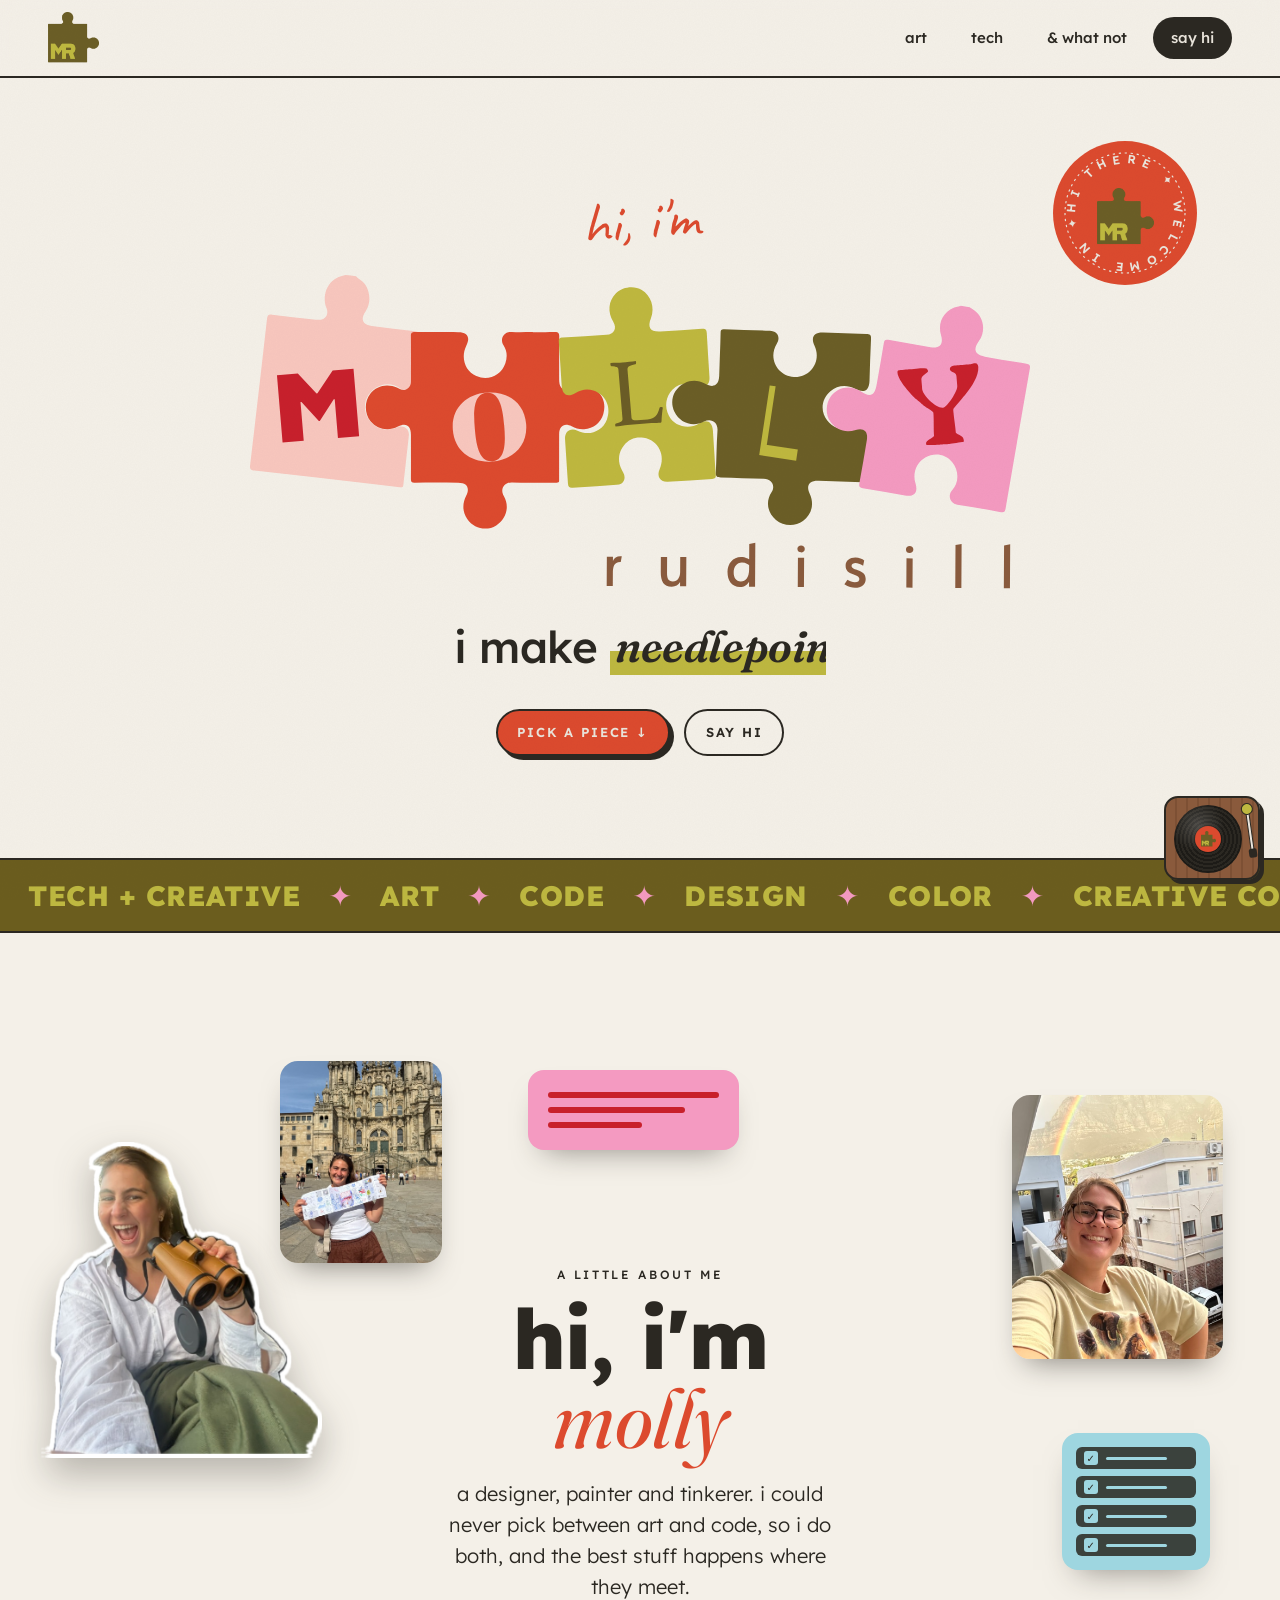
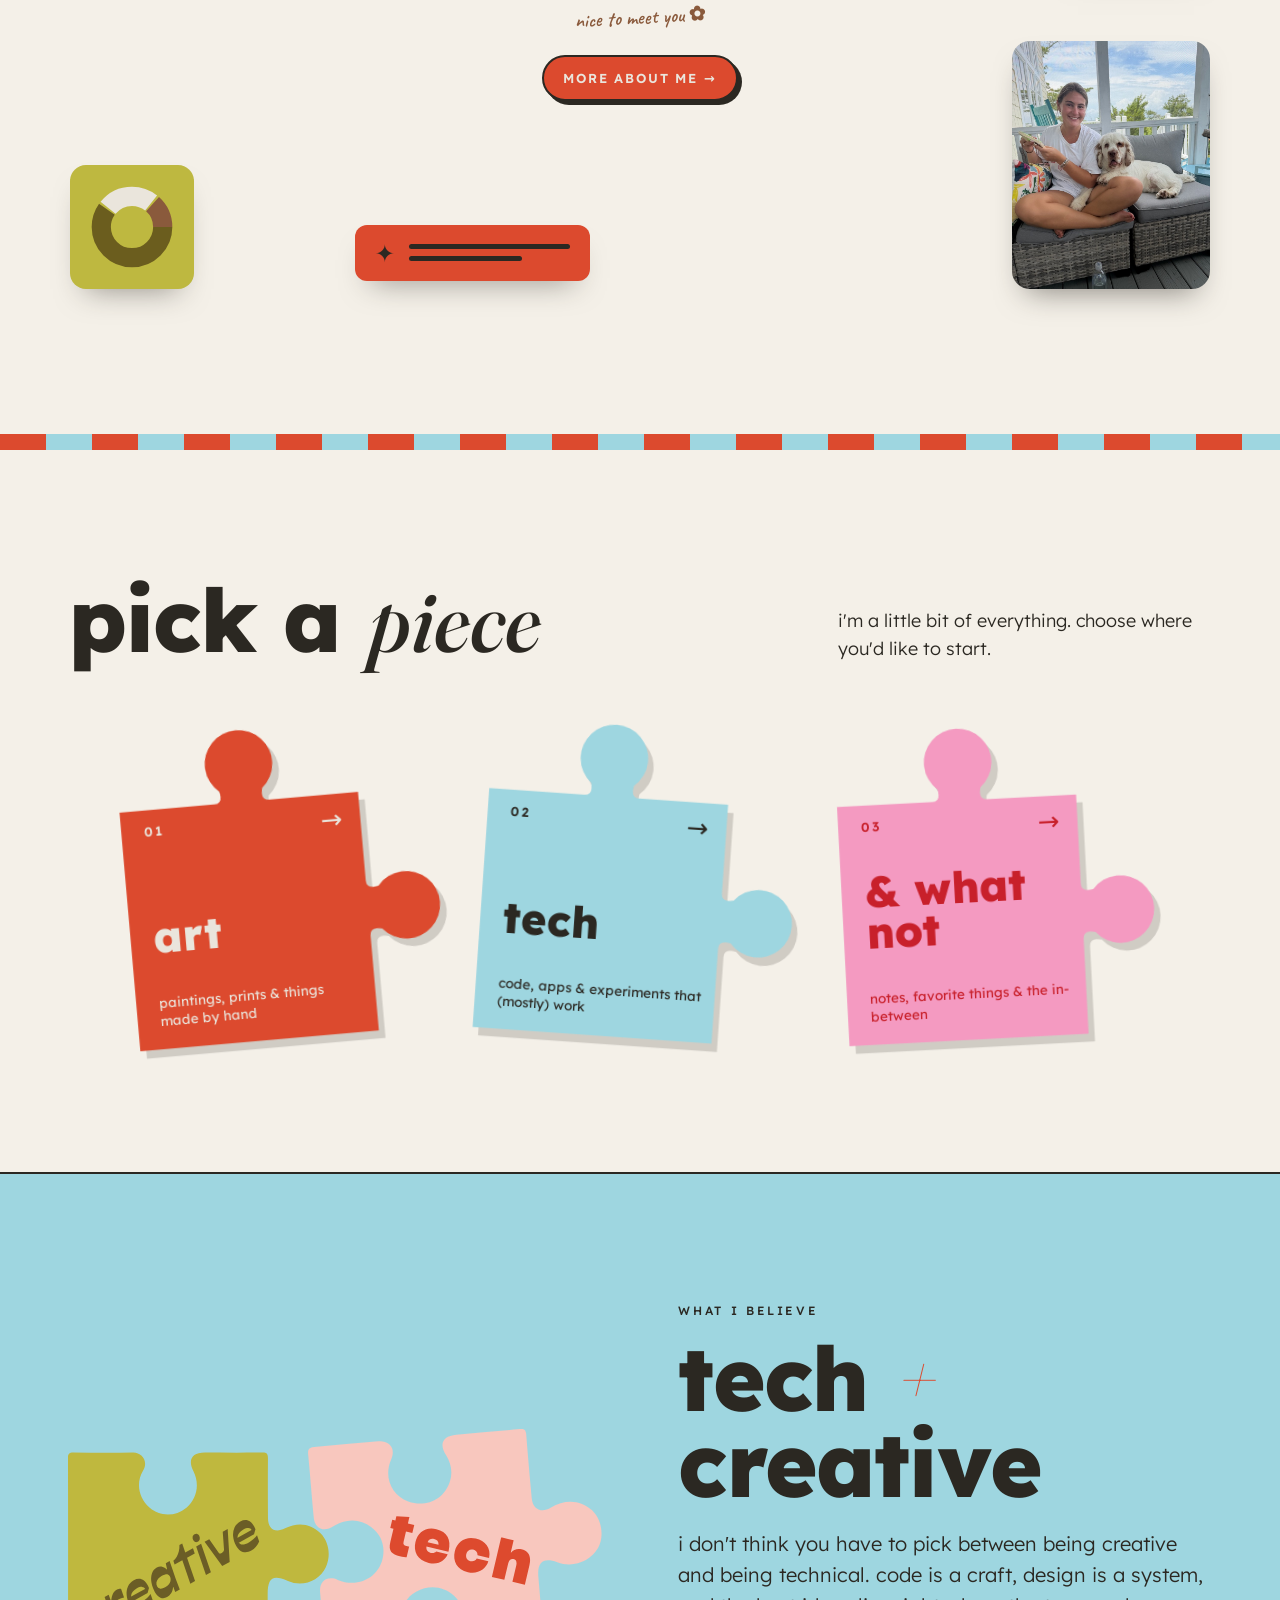
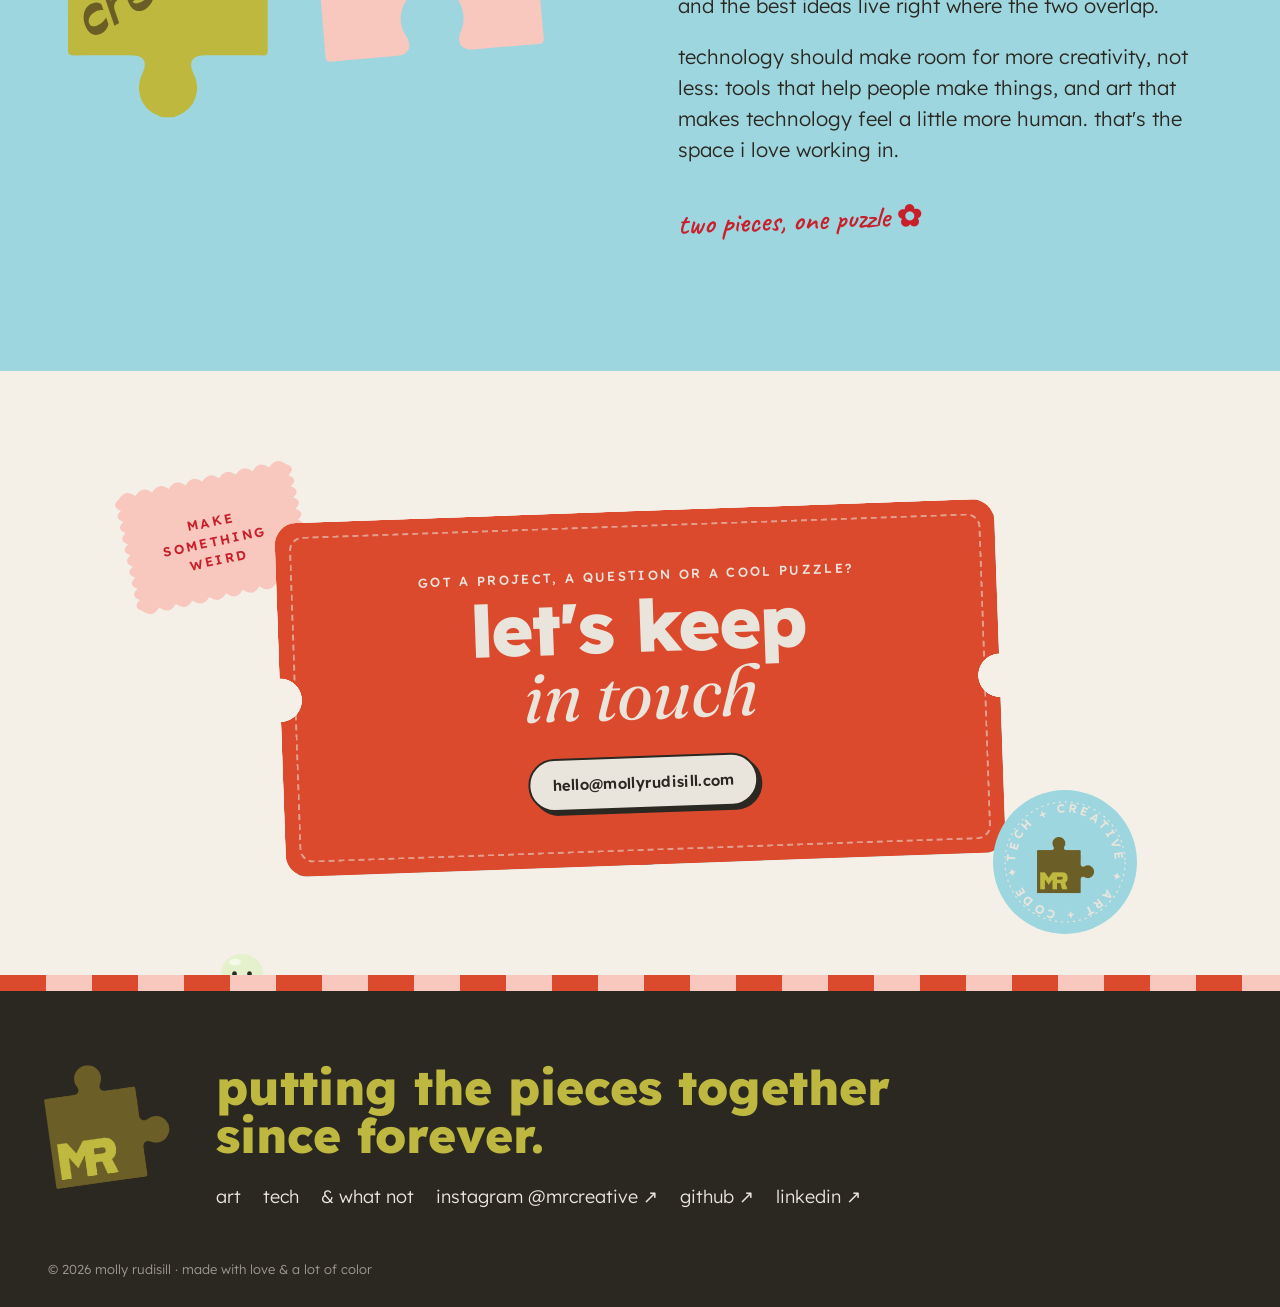
<file: index.html>
<!doctype html>
<html lang="en">
<head>
  <meta charset="utf-8" />
  <meta name="viewport" content="width=device-width, initial-scale=1" />
  <title>hi, i'm molly — molly rudisill</title>
  <meta name="description" content="molly rudisill: where tech meets creative. art, code & what not." />
  <link rel="icon" href="assets/mark-mr.png" />
  <link rel="preconnect" href="https://fonts.googleapis.com" />
  <link rel="preconnect" href="https://fonts.gstatic.com" crossorigin />
  <link href="https://fonts.googleapis.com/css2?family=Caveat:wght@500;600;700&family=Fraunces:ital,opsz,wght@0,9..144,400;0,9..144,800;1,9..144,400;1,9..144,600&family=Lexend:wght@300;400;500;600;800;900&display=swap" rel="stylesheet" />
  <link rel="stylesheet" href="css/styles.css" />
</head>
<body data-page="home">
  <header id="site-header"></header>

  <main>
    <!-- ============ HERO ============ -->
    <section class="hero">
      <div id="hero-badge"></div>
      <p class="hello">hi, i'm</p>
      <h1 class="hero-logo" data-logo aria-label="molly rudisill"></h1>
      <p class="i-make">i make <span class="rotator" id="rotator"></span></p>
      <div class="hero-ctas">
        <a class="btn" href="#pieces-section">pick a piece ↓</a>
        <a class="btn btn-ghost" href="#contact">say hi</a>
      </div>
    </section>

    <div data-marquee class="marquee"></div>

    <!-- ============ SHOWCASE: a little about me ============ -->
    <section class="section">
      <div class="wrap about-float reveal" id="about-float">
        <div class="about-center">
          <p class="kicker">a little about me</p>
          <h2>hi, i'm <em>molly</em></h2>
          <p>a designer, painter and tinkerer. i could never pick between art and code, so i do both, and the best stuff happens where they meet.</p>
          <p class="hand">nice to meet you ✿</p>
          <a class="btn about-more" href="about.html">more about me →</a>
        </div>
      </div>
    </section>

    <div class="stripes"></div>

    <!-- ============ PUZZLE PIECE NAV ============ -->
    <section id="pieces-section" class="section">
      <div class="wrap">
        <div class="section-head reveal">
          <h2>pick a <em>piece</em></h2>
          <p>i'm a little bit of everything. choose where you'd like to start.</p>
        </div>
        <div id="pieces" class="pieces"></div>
      </div>
    </section>

    <!-- ============ TECH + CREATIVE ============ -->
    <section class="section tc-section">
      <div class="wrap tc-wrap reveal">
        <div class="tc-heading" title="click me!">
          <span class="tc-spark" aria-hidden="true"><i>✦</i><i>✦</i><i>✦</i><i>✦</i><i>✦</i></span>
        </div>
        <div class="tc-text">
          <p class="kicker">what i believe</p>
          <h2>tech <em>+</em> creative</h2>
          <p>i don't think you have to pick between being creative and being technical. code is a craft, design is a system, and the best ideas live right where the two overlap.</p>
          <p>technology should make room for more creativity, not less: tools that help people make things, and art that makes technology feel a little more human. that's the space i love working in.</p>
          <p class="hand">two pieces, one puzzle ✿</p>
        </div>
      </div>
    </section>

  </main>

  <footer id="site-footer"></footer>

  <script src="js/content.js"></script>
  <script src="js/site.js"></script>
</body>
</html>
</file>
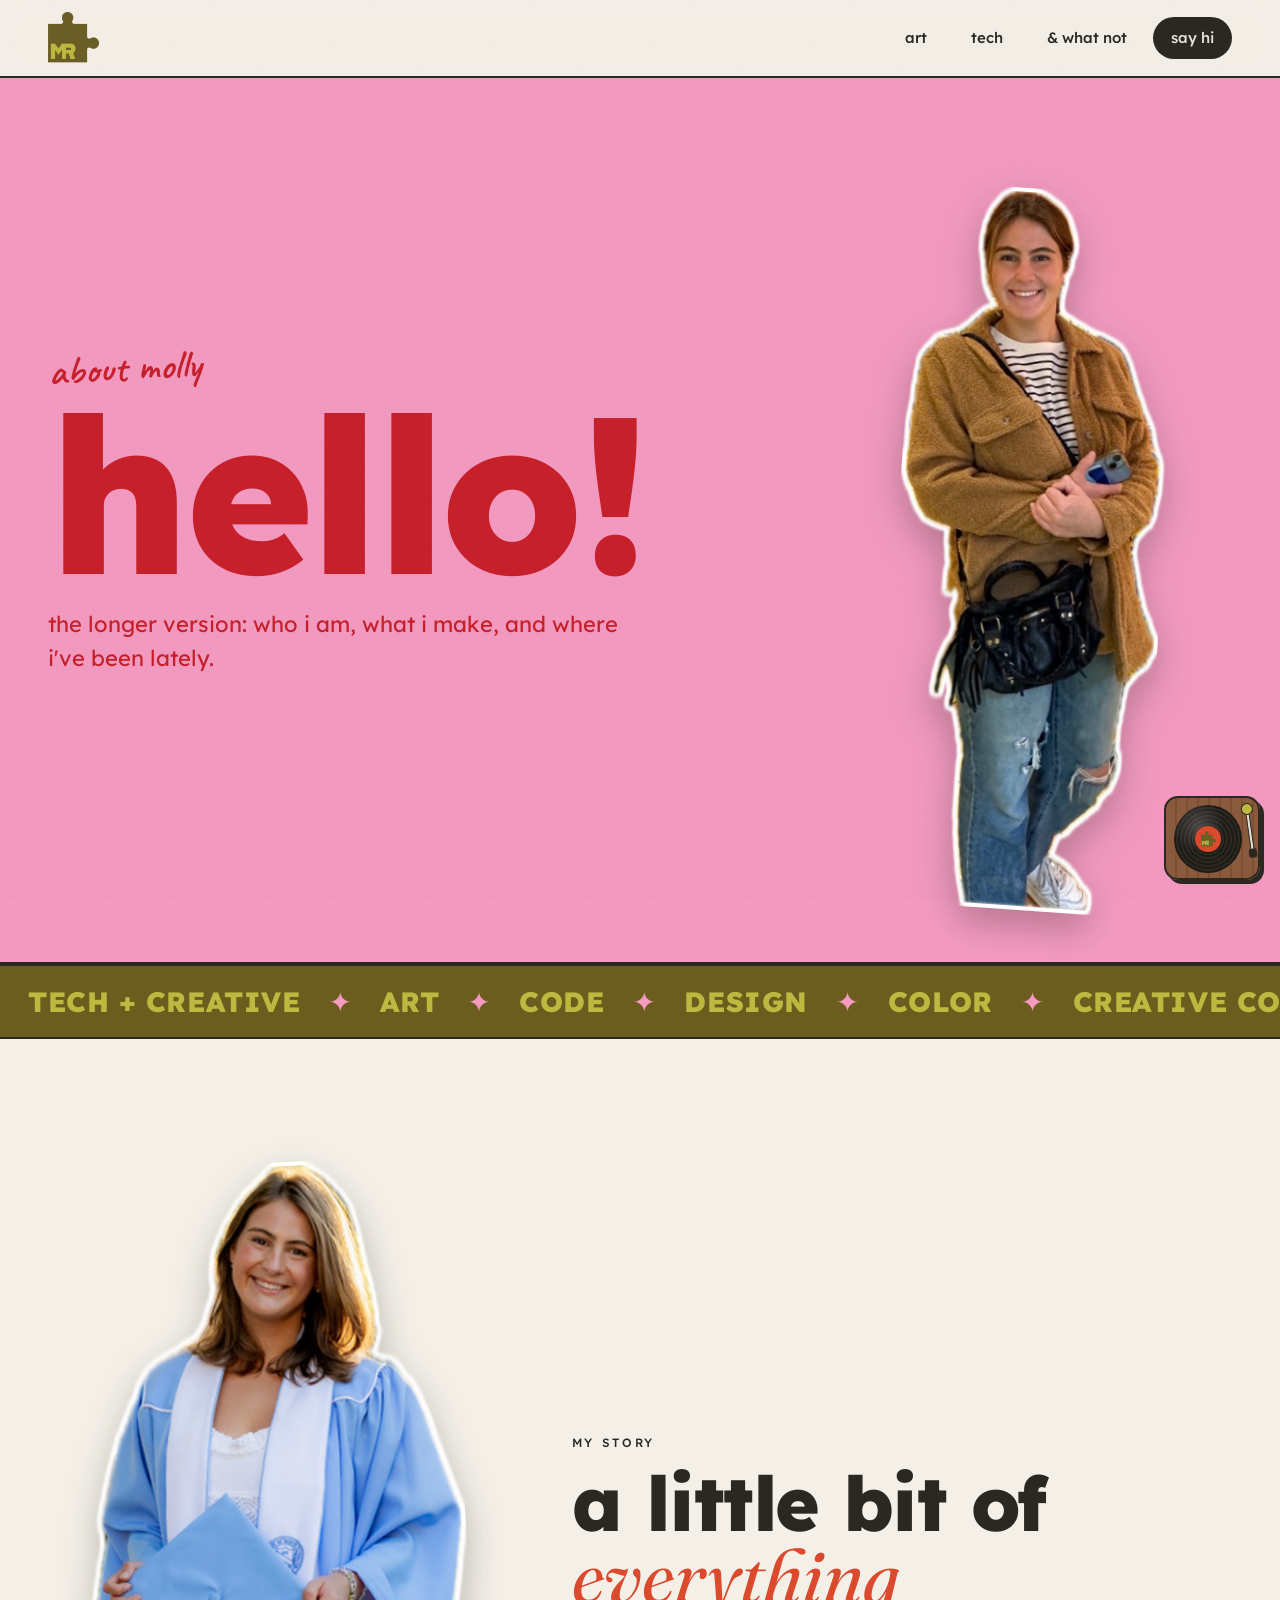
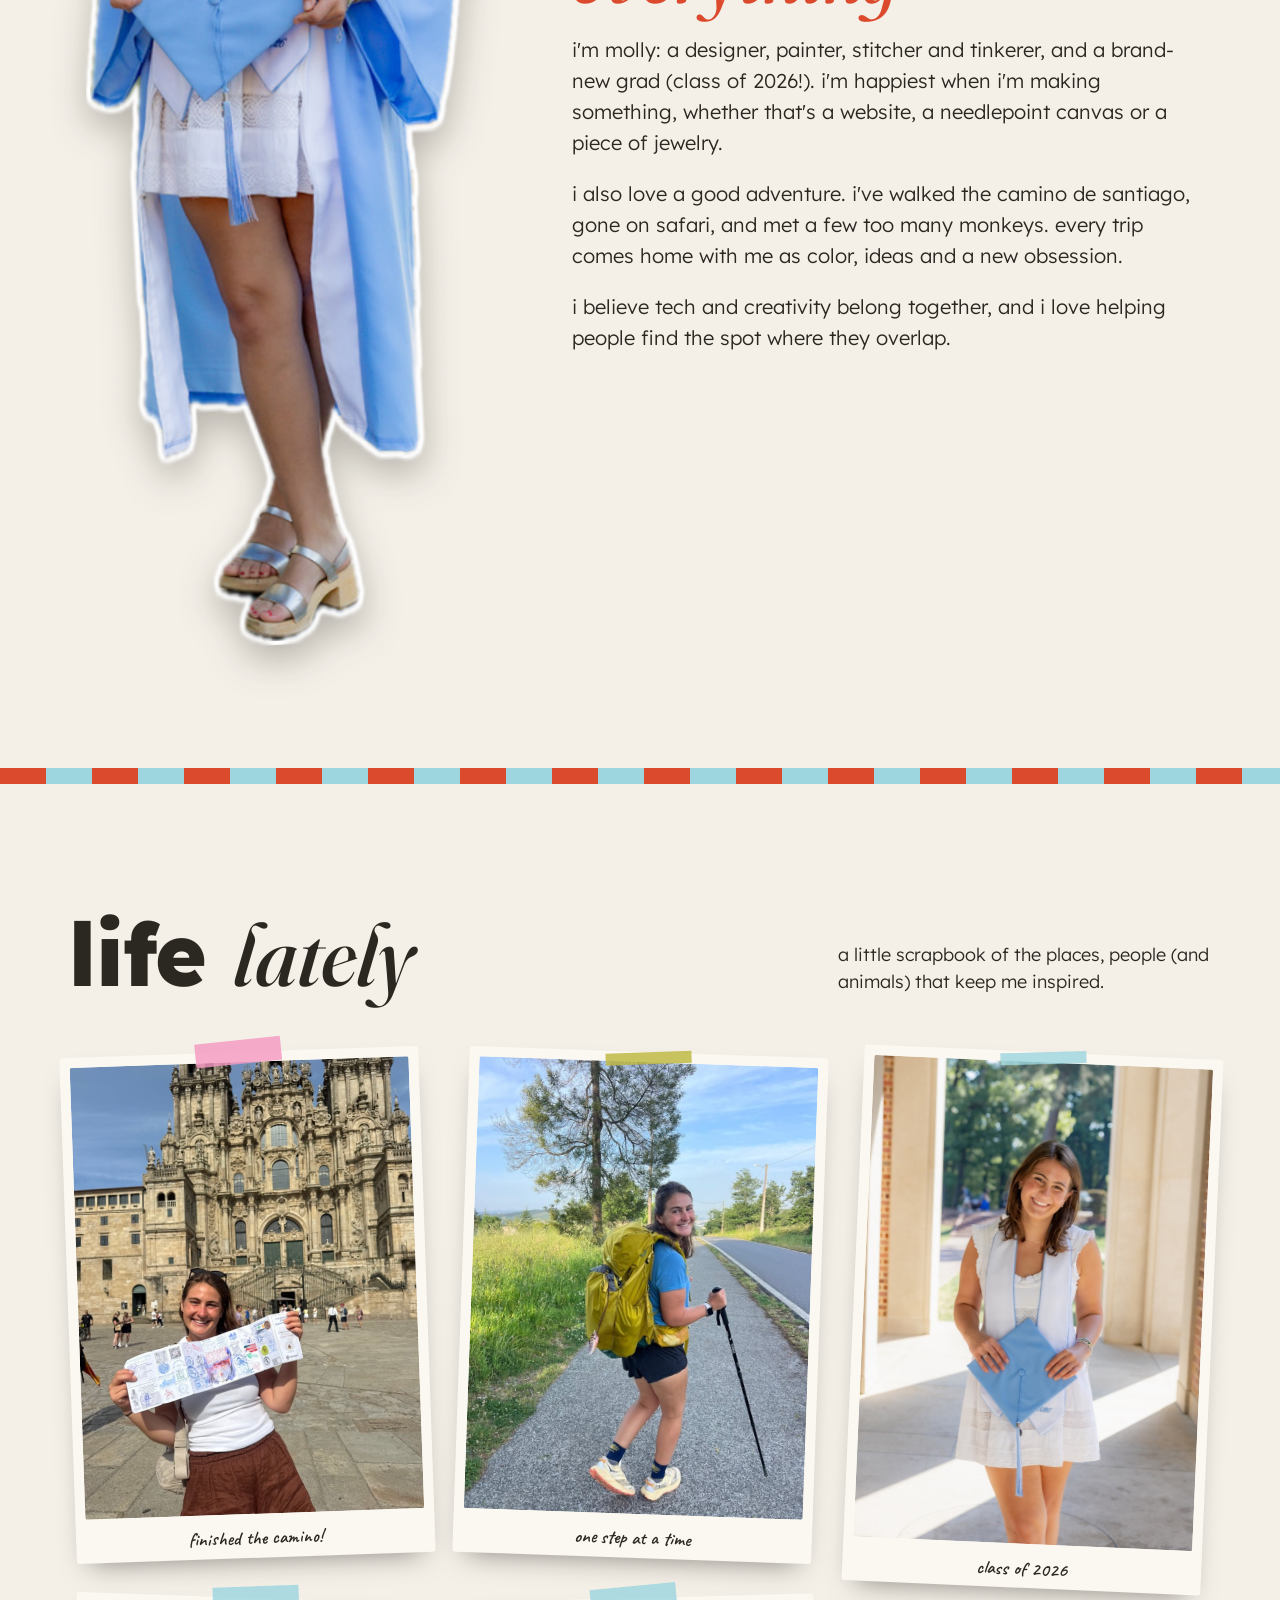
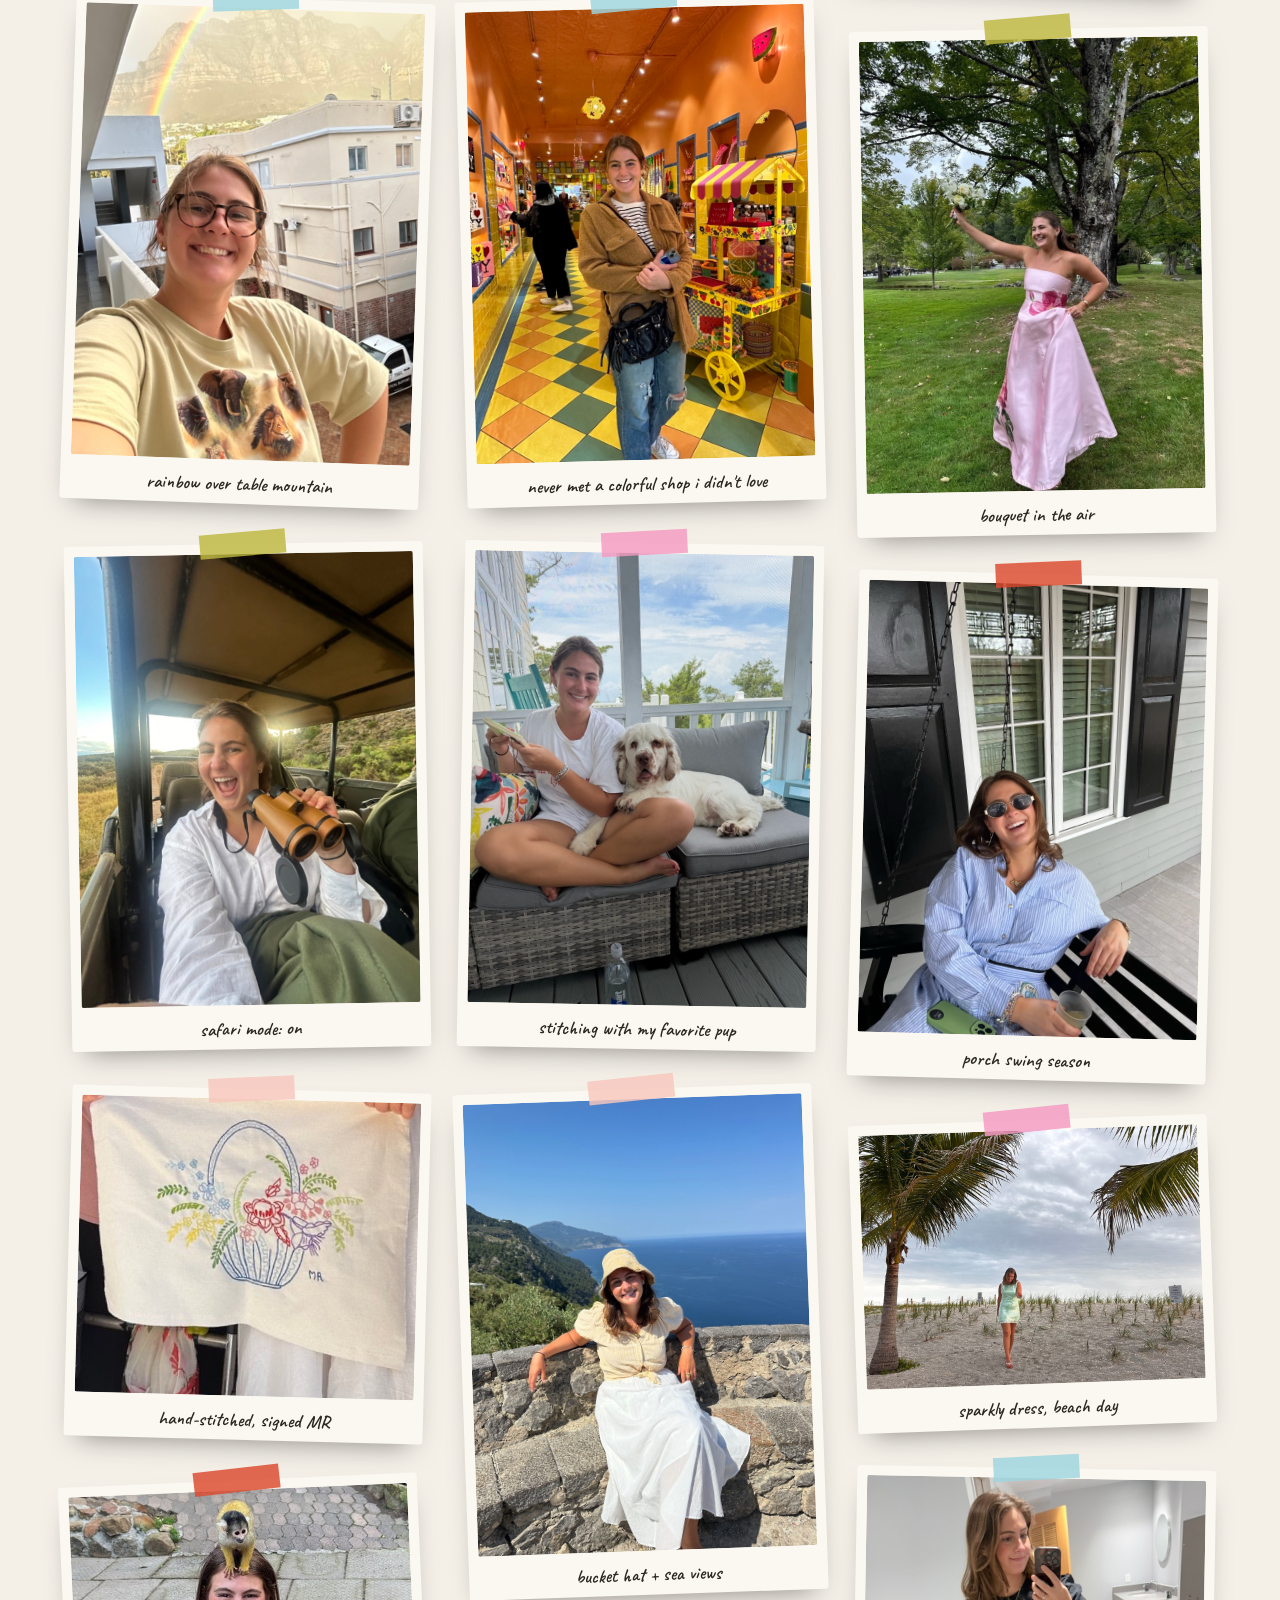
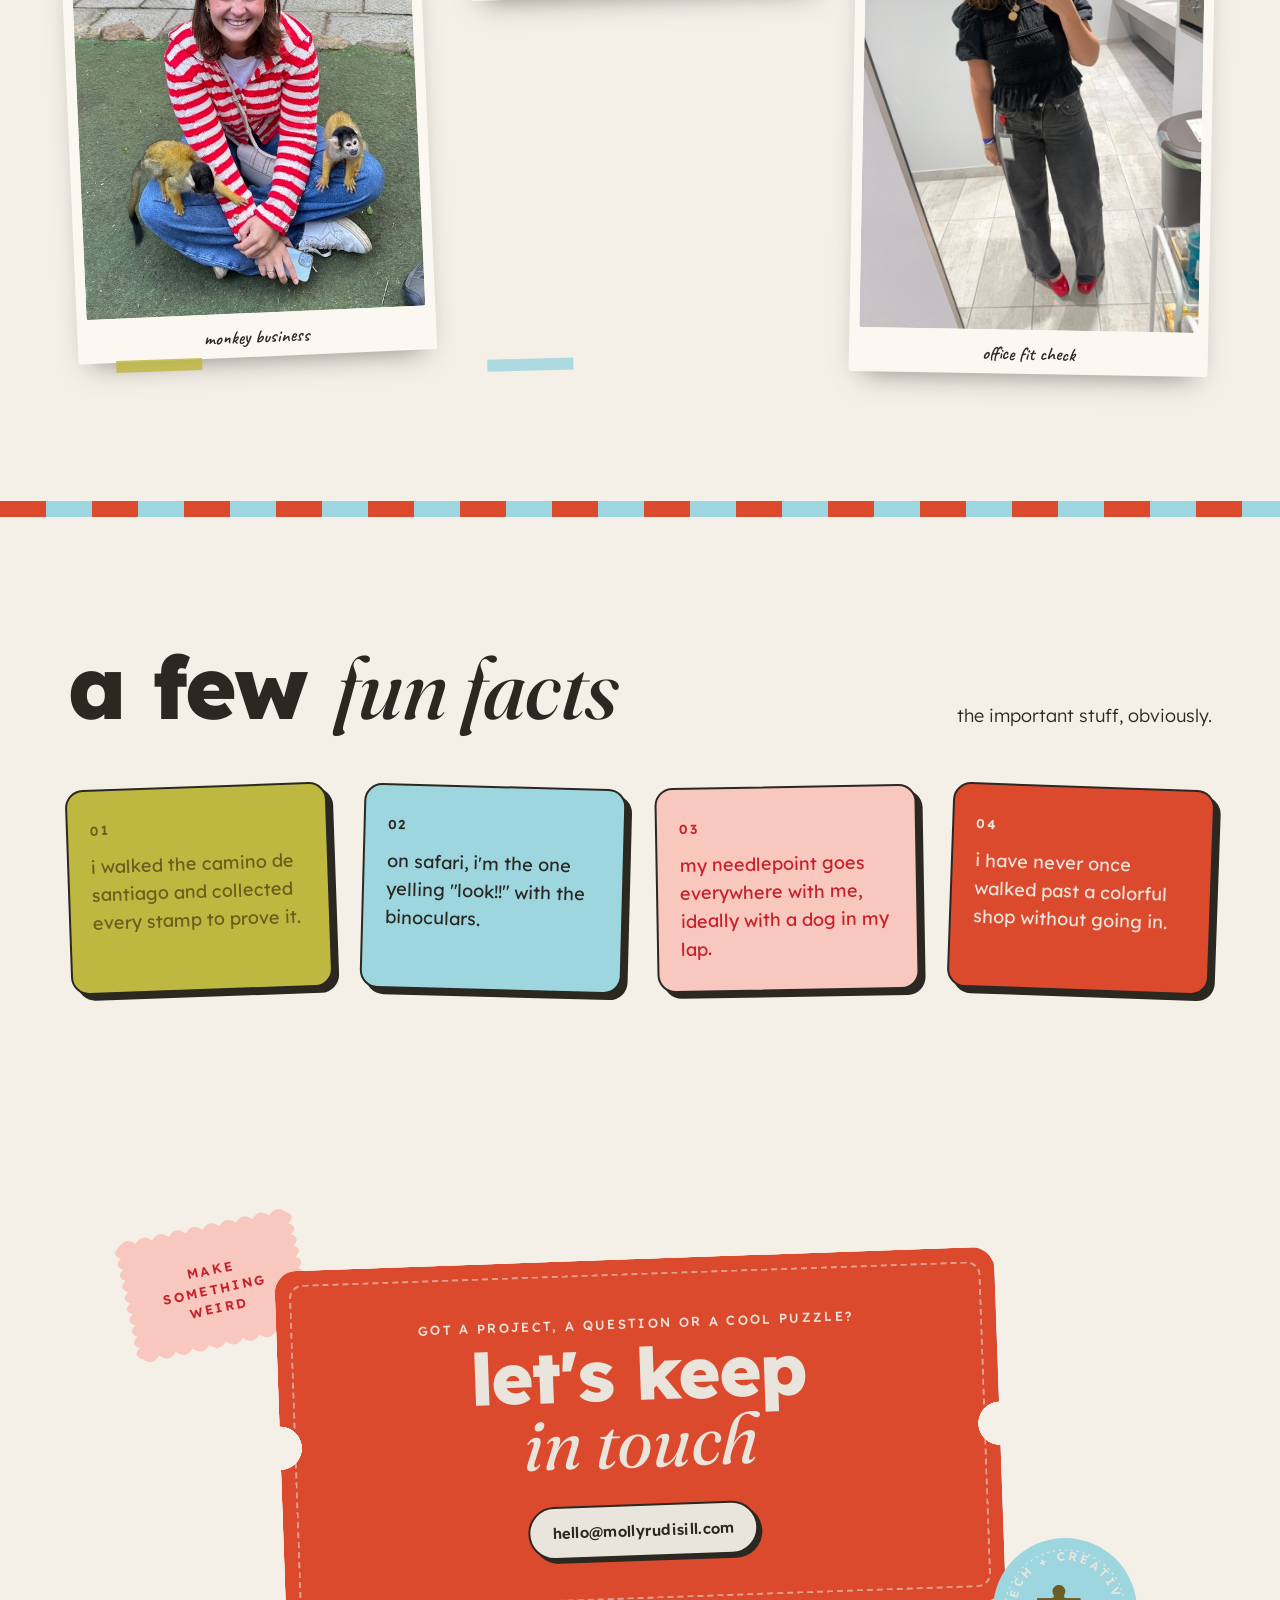
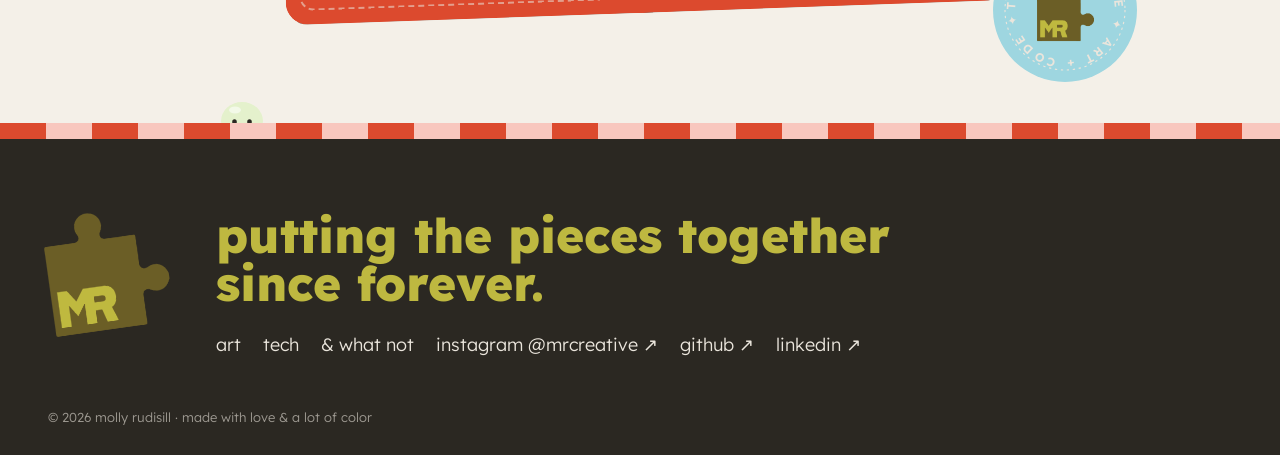
<file: about.html>
<!doctype html>
<html lang="en">
<head>
  <meta charset="utf-8" />
  <meta name="viewport" content="width=device-width, initial-scale=1" />
  <title>about molly — molly rudisill</title>
  <meta name="description" content="about molly rudisill: designer, painter, stitcher and tinkerer where tech meets creative." />
  <link rel="icon" href="assets/mark-mr.png" />
  <link rel="preconnect" href="https://fonts.googleapis.com" />
  <link rel="preconnect" href="https://fonts.gstatic.com" crossorigin />
  <link href="https://fonts.googleapis.com/css2?family=Caveat:wght@500;600;700&family=Fraunces:ital,opsz,wght@0,9..144,400;0,9..144,800;1,9..144,400;1,9..144,600&family=Lexend:wght@300;400;500;600;800;900&display=swap" rel="stylesheet" />
  <link rel="stylesheet" href="css/styles.css" />
</head>
<body data-page="about">
  <header id="site-header"></header>

  <main>
    <!-- ============ HEADER ============ -->
    <section class="page-hero about-hero" style="--theme: var(--bubblegum); --theme-ink: var(--cherry)">
      <div class="page-hero-text">
        <p class="kicker">about molly</p>
        <h1>hello!</h1>
        <p class="lede">the longer version: who i am, what i make, and where i've been lately.</p>
      </div>
      <img class="about-hero-cutout" src="assets/cutouts/colorful-shop.png" alt="molly smiling in a cozy teddy jacket" />
    </section>

    <div data-marquee class="marquee"></div>

    <!-- ============ MY STORY ============ -->
    <section class="section">
      <div class="wrap about-story reveal">
        <img class="about-story-cutout" src="assets/cutouts/grad.png" alt="molly in a carolina blue graduation gown, holding her cap" />
        <div>
          <p class="kicker">my story</p>
          <h2>a little bit of <em>everything</em></h2>
          <!-- draft: tweak these in your own words -->
          <p>i'm molly: a designer, painter, stitcher and tinkerer, and a brand-new grad (class of 2026!). i'm happiest when i'm making something, whether that's a website, a needlepoint canvas or a piece of jewelry.</p>
          <p>i also love a good adventure. i've walked the camino de santiago, gone on safari, and met a few too many monkeys. every trip comes home with me as color, ideas and a new obsession.</p>
          <p>i believe tech and creativity belong together, and i love helping people find the spot where they overlap.</p>
        </div>
      </div>
    </section>

    <div class="stripes"></div>

    <!-- ============ LIFE LATELY ============ -->
    <section class="section">
      <div class="wrap">
        <div class="section-head reveal">
          <h2>life <em>lately</em></h2>
          <p>a little scrapbook of the places, people (and animals) that keep me inspired.</p>
        </div>
        <div class="wall">
          <figure class="wall-snap" style="--r: -2deg; --tape: var(--bubblegum)"><img src="assets/photos/camino-finish.jpg" alt="molly holding her stamped camino credential in front of the santiago cathedral" loading="lazy" /><figcaption>finished the camino!</figcaption></figure>
          <figure class="wall-snap" style="--r: 2deg; --tape: var(--sky)"><img src="assets/photos/cape-town-rainbow.jpg" alt="molly smiling on a balcony with a rainbow over table mountain" loading="lazy" /><figcaption>rainbow over table mountain</figcaption></figure>
          <figure class="wall-snap" style="--r: -1deg; --tape: var(--chartreuse)"><img src="assets/photos/safari.jpg" alt="molly laughing on a safari truck with binoculars" loading="lazy" /><figcaption>safari mode: on</figcaption></figure>
          <figure class="wall-snap" style="--r: 1.5deg; --tape: var(--blush)"><img src="assets/photos/mr-embroidery.jpg" alt="a hand-embroidered flower basket on linen, signed MR" loading="lazy" /><figcaption>hand-stitched, signed MR</figcaption></figure>
          <figure class="wall-snap" style="--r: -2.5deg; --tape: var(--tomato)"><img src="assets/molly.jpg" alt="molly in a red striped sweater with three squirrel monkeys climbing on her" loading="lazy" /><figcaption>monkey business</figcaption></figure>
          <figure class="wall-snap" style="--r: 2deg; --tape: var(--chartreuse)"><img src="assets/photos/camino-walk.jpg" alt="molly hiking with a yellow backpack and trekking pole" loading="lazy" /><figcaption>one step at a time</figcaption></figure>
          <figure class="wall-snap" style="--r: -1.5deg; --tape: var(--sky)"><img src="assets/photos/colorful-shop.jpg" alt="molly in a bright yellow and orange tiled shop" loading="lazy" /><figcaption>never met a colorful shop i didn't love</figcaption></figure>
          <figure class="wall-snap" style="--r: 1deg; --tape: var(--bubblegum)"><img src="assets/photos/needlepoint-pup.jpg" alt="molly stitching needlepoint on the porch with her dog" loading="lazy" /><figcaption>stitching with my favorite pup</figcaption></figure>
          <figure class="wall-snap" style="--r: -2deg; --tape: var(--blush)"><img src="assets/photos/sea-views.jpg" alt="molly in a bucket hat on a stone wall above the sea" loading="lazy" /><figcaption>bucket hat + sea views</figcaption></figure>
          <figure class="wall-snap" style="--r: 2.5deg; --tape: var(--sky)"><img src="assets/photos/grad.jpg" alt="molly in a white dress holding a carolina blue graduation cap" loading="lazy" /><figcaption>class of 2026</figcaption></figure>
          <figure class="wall-snap" style="--r: -1deg; --tape: var(--chartreuse)"><img src="assets/photos/bouquet.jpg" alt="molly in a pink floral gown holding a bouquet in the air" loading="lazy" /><figcaption>bouquet in the air</figcaption></figure>
          <figure class="wall-snap" style="--r: 1.5deg; --tape: var(--tomato)"><img src="assets/photos/porch-swing.jpg" alt="molly laughing on a porch swing in sunglasses" loading="lazy" /><figcaption>porch swing season</figcaption></figure>
          <figure class="wall-snap" style="--r: -2deg; --tape: var(--bubblegum)"><img src="assets/photos/beach.jpg" alt="molly in a sparkly mint dress on the beach between palm trees" loading="lazy" /><figcaption>sparkly dress, beach day</figcaption></figure>
          <figure class="wall-snap" style="--r: 1deg; --tape: var(--sky)"><img src="assets/photos/office-fit.jpg" alt="molly taking a mirror selfie in a black top and red shoes" loading="lazy" /><figcaption>office fit check</figcaption></figure>
        </div>
      </div>
    </section>

    <div class="stripes"></div>

    <!-- ============ FUN FACTS ============ -->
    <section class="section">
      <div class="wrap">
        <div class="section-head reveal">
          <h2>a few <em>fun facts</em></h2>
          <p>the important stuff, obviously.</p>
        </div>
        <!-- draft: swap in your own -->
        <div class="facts">
          <div class="fact reveal" style="--c: var(--chartreuse); --i: var(--olive); --r: -2deg"><b>01</b><p>i walked the camino de santiago and collected every stamp to prove it.</p></div>
          <div class="fact reveal" style="--c: var(--sky); --i: var(--ink); --r: 1.5deg"><b>02</b><p>on safari, i'm the one yelling "look!!" with the binoculars.</p></div>
          <div class="fact reveal" style="--c: var(--blush); --i: var(--cherry); --r: -1deg"><b>03</b><p>my needlepoint goes everywhere with me, ideally with a dog in my lap.</p></div>
          <div class="fact reveal" style="--c: var(--tomato); --i: var(--cream); --r: 2deg"><b>04</b><p>i have never once walked past a colorful shop without going in.</p></div>
        </div>
      </div>
    </section>
  </main>

  <footer id="site-footer"></footer>
  <script src="js/content.js"></script>
  <script src="js/site.js"></script>
</body>
</html>
</file>
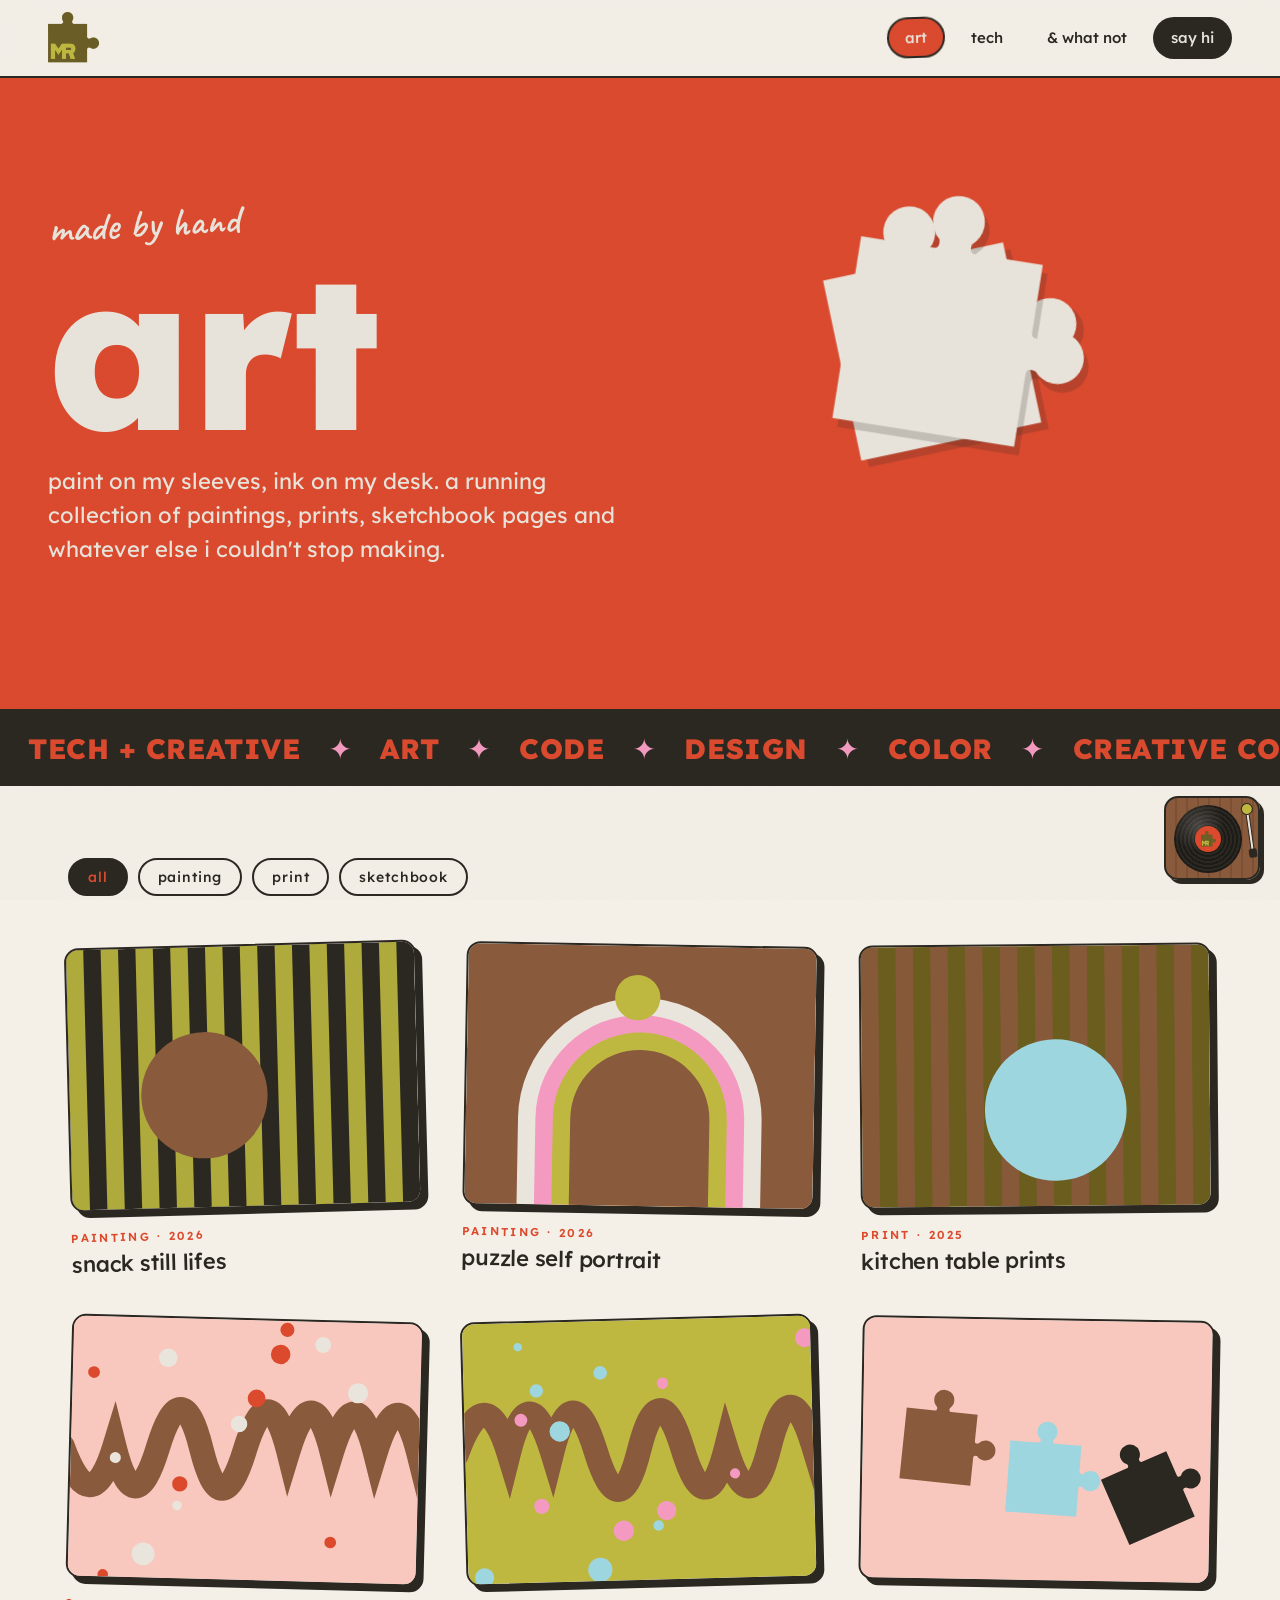
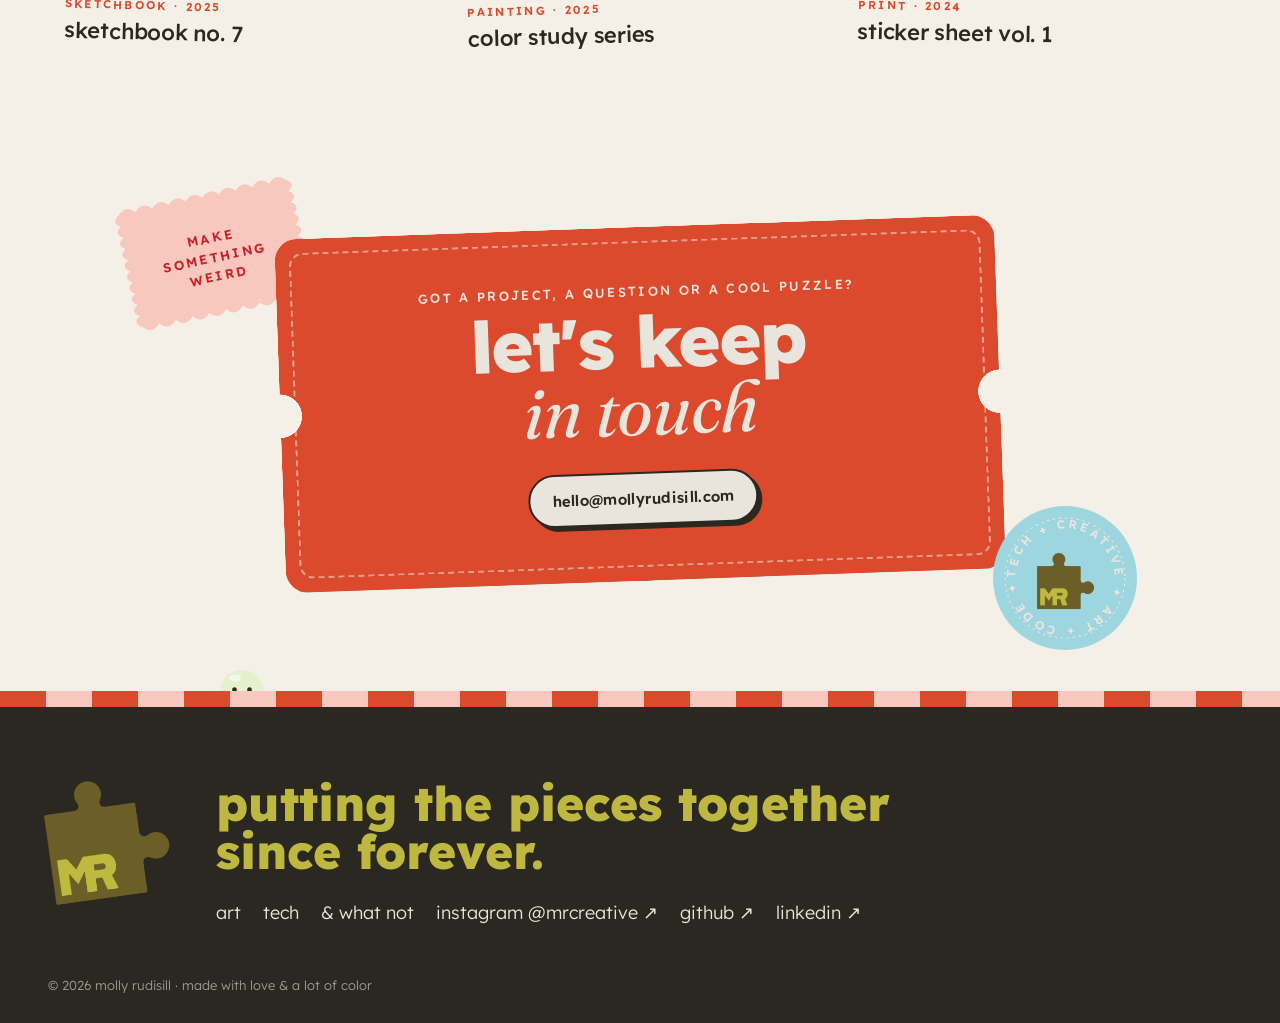
<file: art.html>
<!doctype html>
<html lang="en">
<head>
  <meta charset="utf-8" />
  <meta name="viewport" content="width=device-width, initial-scale=1" />
  <title>art — molly rudisill</title>
  <link rel="icon" href="assets/mark-mr.png" />
  <link rel="preconnect" href="https://fonts.googleapis.com" />
  <link rel="preconnect" href="https://fonts.gstatic.com" crossorigin />
  <link href="https://fonts.googleapis.com/css2?family=Caveat:wght@500;600;700&family=Fraunces:ital,opsz,wght@0,9..144,400;0,9..144,800;1,9..144,400;1,9..144,600&family=Lexend:wght@300;400;500;600;800;900&display=swap" rel="stylesheet" />
  <link rel="stylesheet" href="css/styles.css" />
</head>
<body data-page="art">
  <header id="site-header"></header>
  <!-- this page is built automatically from js/content.js → pages.art -->
  <main id="page"></main>
  <footer id="site-footer"></footer>
  <script src="js/content.js"></script>
  <script src="js/site.js"></script>
</body>
</html>
</file>
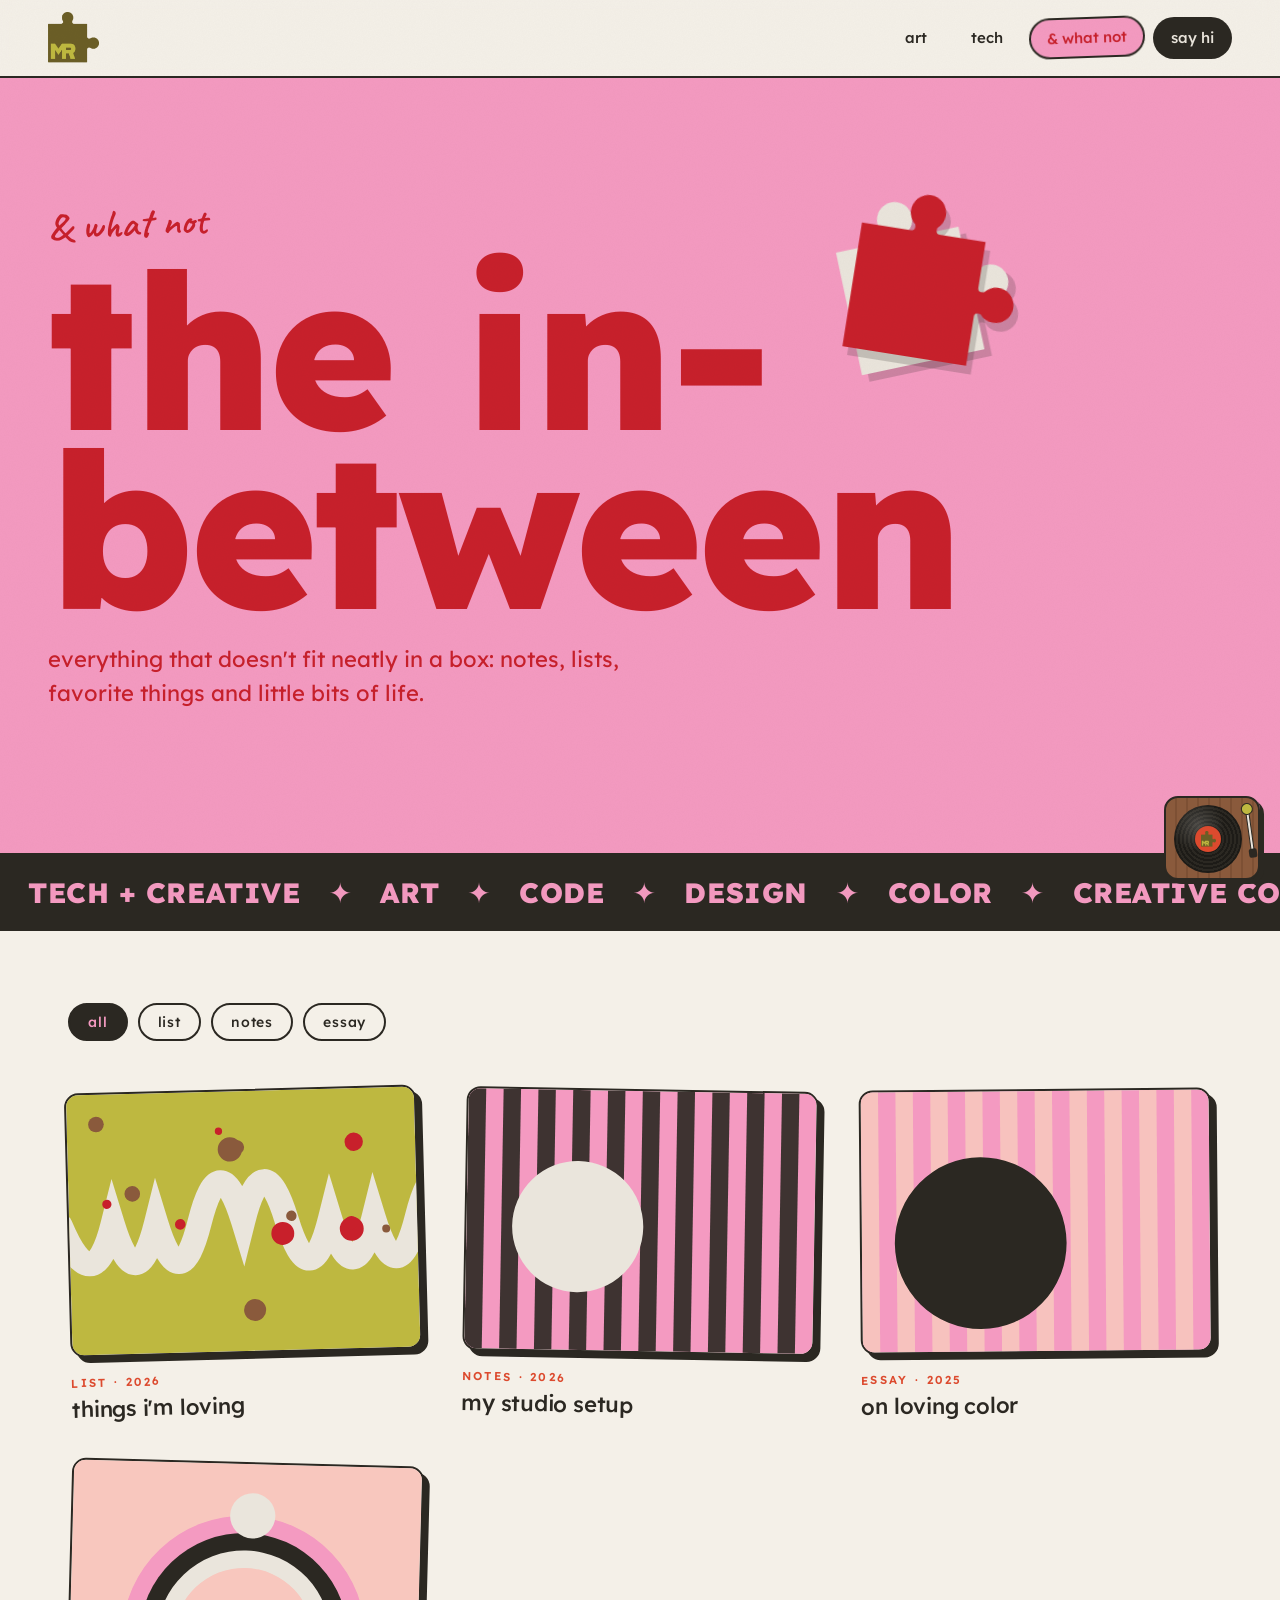
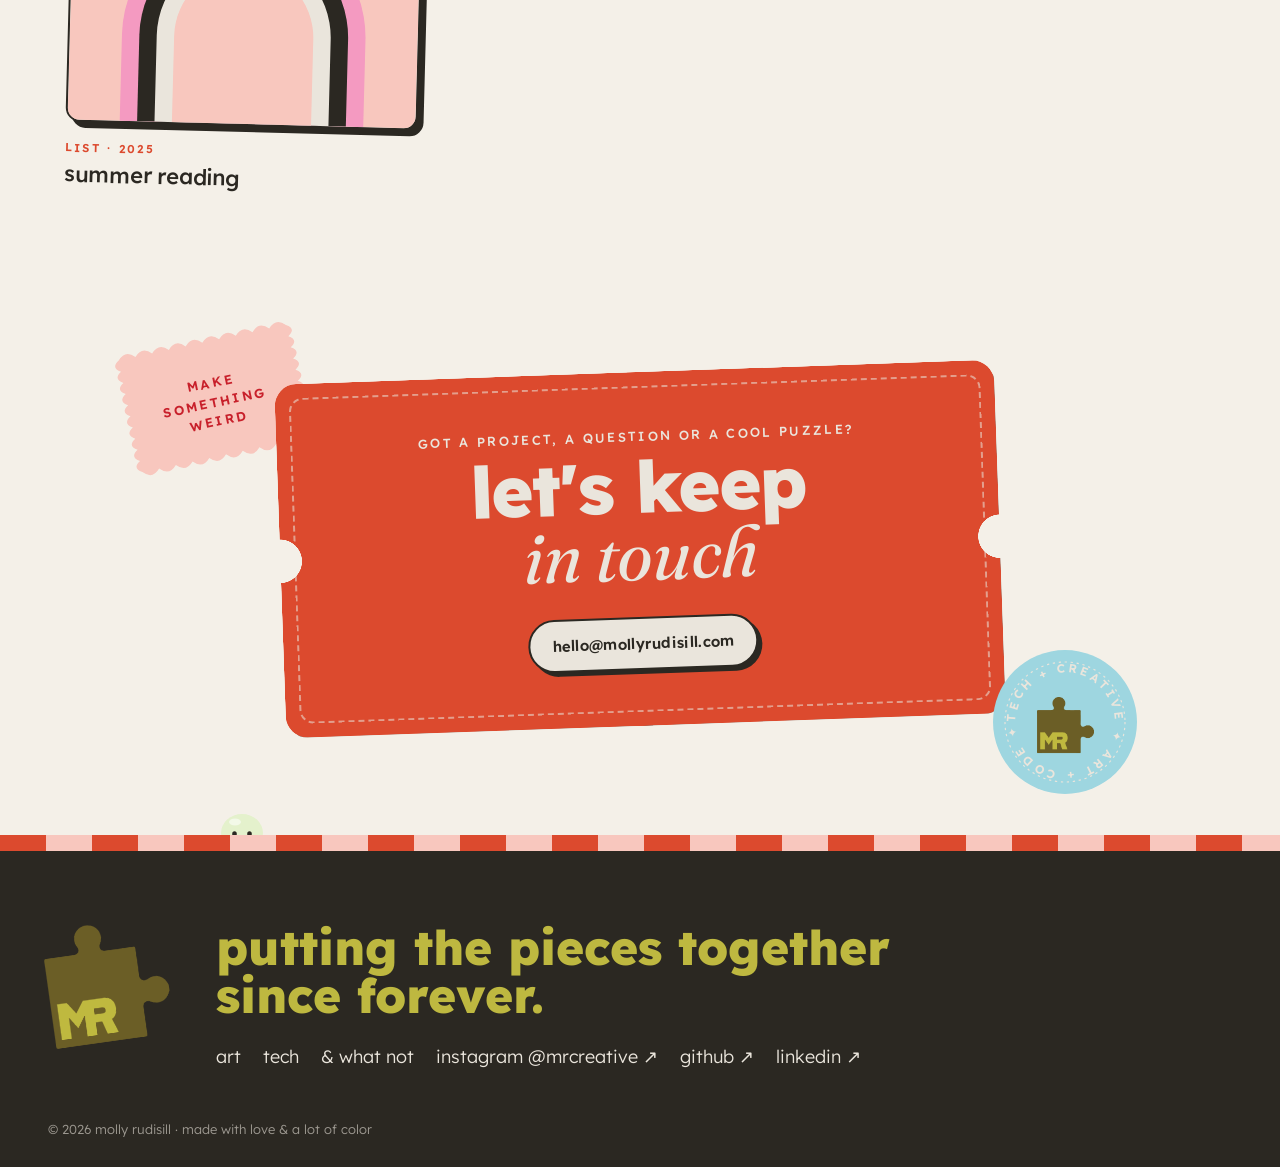
<file: life.html>
<!doctype html>
<html lang="en">
<head>
  <meta charset="utf-8" />
  <meta name="viewport" content="width=device-width, initial-scale=1" />
  <title>life — molly rudisill</title>
  <link rel="icon" href="assets/mark-mr.png" />
  <link rel="preconnect" href="https://fonts.googleapis.com" />
  <link rel="preconnect" href="https://fonts.gstatic.com" crossorigin />
  <link href="https://fonts.googleapis.com/css2?family=Caveat:wght@500;600;700&family=Fraunces:ital,opsz,wght@0,9..144,400;0,9..144,800;1,9..144,400;1,9..144,600&family=Lexend:wght@300;400;500;600;800;900&display=swap" rel="stylesheet" />
  <link rel="stylesheet" href="css/styles.css" />
</head>
<body data-page="life">
  <header id="site-header"></header>
  <!-- this page is built automatically from js/content.js → pages.life -->
  <main id="page"></main>
  <footer id="site-footer"></footer>
  <script src="js/content.js"></script>
  <script src="js/site.js"></script>
</body>
</html>
</file>
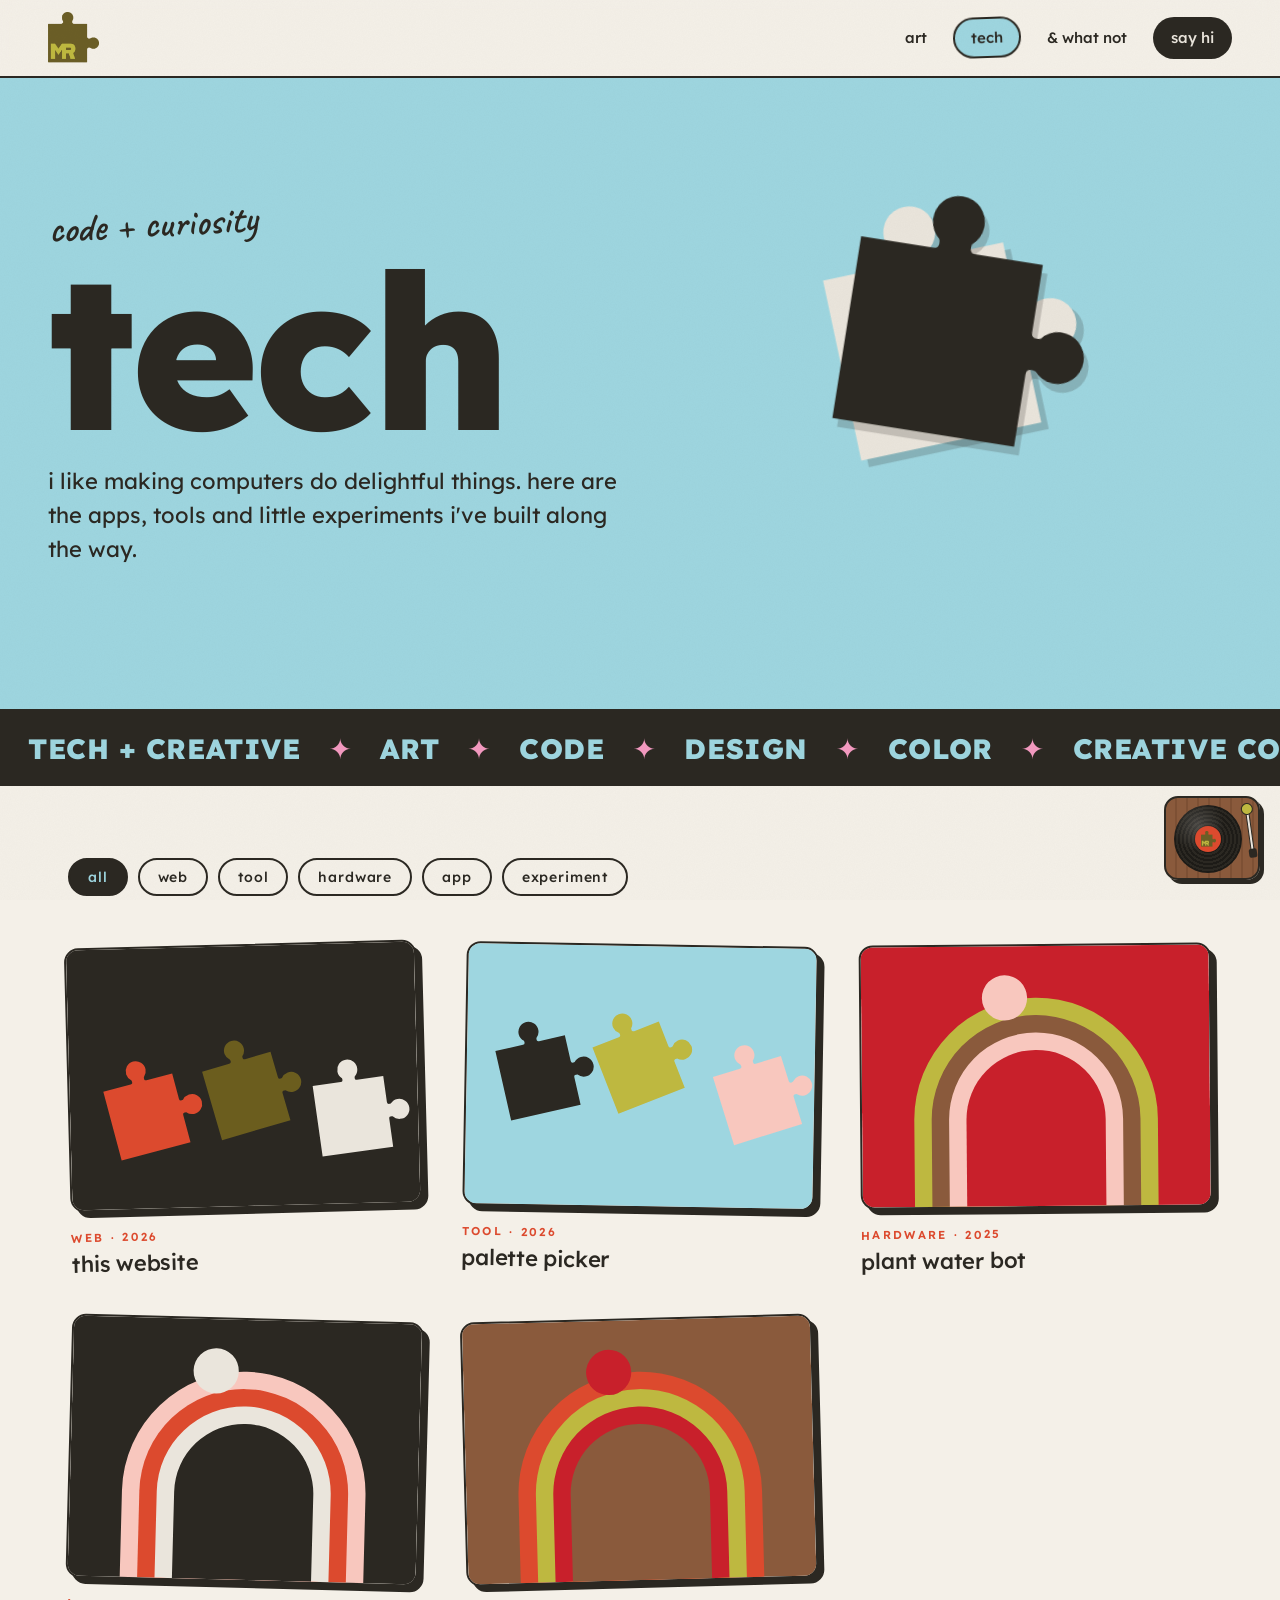
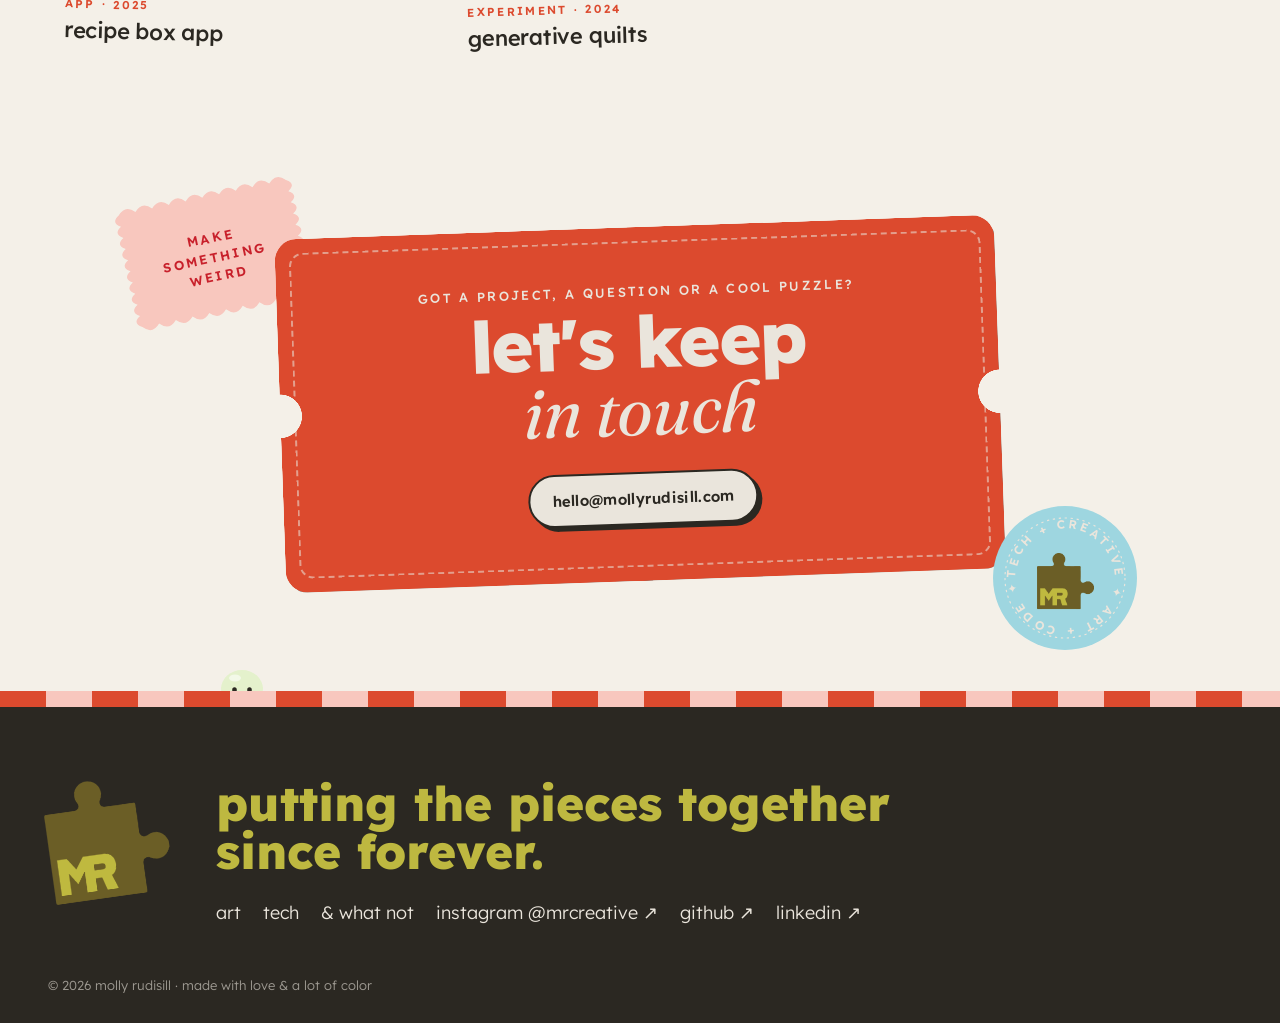
<file: tech.html>
<!doctype html>
<html lang="en">
<head>
  <meta charset="utf-8" />
  <meta name="viewport" content="width=device-width, initial-scale=1" />
  <title>tech — molly rudisill</title>
  <link rel="icon" href="assets/mark-mr.png" />
  <link rel="preconnect" href="https://fonts.googleapis.com" />
  <link rel="preconnect" href="https://fonts.gstatic.com" crossorigin />
  <link href="https://fonts.googleapis.com/css2?family=Caveat:wght@500;600;700&family=Fraunces:ital,opsz,wght@0,9..144,400;0,9..144,800;1,9..144,400;1,9..144,600&family=Lexend:wght@300;400;500;600;800;900&display=swap" rel="stylesheet" />
  <link rel="stylesheet" href="css/styles.css" />
</head>
<body data-page="tech">
  <header id="site-header"></header>
  <!-- this page is built automatically from js/content.js → pages.tech -->
  <main id="page"></main>
  <footer id="site-footer"></footer>
  <script src="js/content.js"></script>
  <script src="js/site.js"></script>
</body>
</html>
</file>
<file: css/styles.css>
/* ============================================================
   BRAND TOKENS — molly rudisill
   Change a color or font here and the whole site follows.
   ============================================================ */
:root {
  --cream: #eae5dc;
  --ink: #2b2822;
  --olive: #6b5d1e;
  --chartreuse: #beb840;
  --tomato: #dc4a2e;
  --bubblegum: #f49ac1;
  --sky: #9ed6e0;
  --cherry: #c8202b;
  --blush: #f8c7be;
  --cocoa: #8a5a3c;

  --paper: #f4f0e8; /* lighter cream for page background */

  /* web look-alikes for Alfran 2 / Lust / Antipool VF, so every visitor
     sees the same thing. To use the real fonts, add their webfont kit
     <link> to each page and put the family name first in the stack. */
  --font-head: "Lexend", system-ui, sans-serif;
  --font-body: "Lexend", system-ui, sans-serif;
  --font-accent: "Lexend", system-ui, sans-serif;
  --font-serif: "Fraunces", Georgia, serif; /* the playful "o" & "m" from the wordmark */
  --font-hand: "Caveat", "Comic Sans MS", cursive;

  --radius: 14px;
  --gutter: clamp(16px, 4vw, 48px);
  --max: 1240px;
  --shadow: 0 2px 0 rgba(43, 40, 34, 0.08), 0 18px 40px -18px rgba(43, 40, 34, 0.35);
}

/* ============================================================ base */
*, *::before, *::after { box-sizing: border-box; }
html { scroll-behavior: smooth; }
body {
  margin: 0;
  background: var(--paper);
  color: var(--ink);
  font-family: var(--font-body);
  font-weight: 300;
  font-size: 18px;
  line-height: 1.55;
  overflow-x: hidden;
  -webkit-font-smoothing: antialiased;
}
/* subtle paper grain */
body::before {
  content: "";
  position: fixed; inset: 0;
  pointer-events: none; z-index: 100;
  opacity: 0.35; mix-blend-mode: multiply;
  background-image: url("data:image/svg+xml,%3Csvg xmlns='http://www.w3.org/2000/svg' width='160' height='160'%3E%3Cfilter id='n'%3E%3CfeTurbulence type='fractalNoise' baseFrequency='.85' numOctaves='2' stitchTiles='stitch'/%3E%3CfeColorMatrix values='0 0 0 0 .17 0 0 0 0 .16 0 0 0 0 .13 0 0 0 .09 0'/%3E%3C/filter%3E%3Crect width='100%25' height='100%25' filter='url(%23n)'/%3E%3C/svg%3E");
}
img { max-width: 100%; display: block; }
a { color: inherit; }
h1, h2, h3 { font-family: var(--font-head); font-weight: 800; line-height: 0.95; letter-spacing: -0.02em; margin: 0; }
em { font-family: var(--font-serif); font-style: italic; font-weight: 500; letter-spacing: 0; }
.wrap { max-width: var(--max); margin: 0 auto; padding: 0 var(--gutter); }
.kicker, .eyebrow {
  font-family: var(--font-accent);
  text-transform: uppercase;
  letter-spacing: 0.22em;
  font-size: 12px;
  font-weight: 500;
  margin: 0 0 14px;
}
.hand { font-family: var(--font-hand); font-weight: 600; }
:focus-visible { outline: 3px dashed var(--tomato); outline-offset: 4px; }

/* buttons */
.btn {
  display: inline-flex; align-items: center; gap: 0.5em;
  padding: 0.85em 1.5em;
  border-radius: 999px;
  background: var(--tomato); color: var(--cream);
  font-family: var(--font-accent); font-weight: 600;
  font-size: 13px; letter-spacing: 0.14em; text-transform: uppercase;
  text-decoration: none;
  border: 2px solid var(--ink);
  box-shadow: 4px 4px 0 var(--ink);
  transition: transform 0.15s, box-shadow 0.15s;
}
.btn:hover { transform: translate(-2px, -2px); box-shadow: 6px 6px 0 var(--ink); }
.btn:active { transform: translate(2px, 2px); box-shadow: 1px 1px 0 var(--ink); }
.btn-ink { background: var(--ink); color: var(--cream); box-shadow: 4px 4px 0 var(--tomato); }
.btn-ink:hover { box-shadow: 6px 6px 0 var(--tomato); }
.btn-cream { background: var(--cream); color: var(--ink); text-transform: none; letter-spacing: 0.02em; font-size: 15px; }
.btn-ghost { background: transparent; color: var(--ink); box-shadow: none; }
.btn-ghost:hover { background: var(--chartreuse); box-shadow: 4px 4px 0 var(--ink); }

/* stripes (awning borders) */
.stripes { height: 16px; background: repeating-linear-gradient(90deg, var(--tomato) 0 46px, var(--sky) 46px 92px); }
.stripes-olive { background: repeating-linear-gradient(90deg, var(--olive) 0 46px, var(--cream) 46px 92px); }
.stripes-tomato { background: repeating-linear-gradient(90deg, var(--tomato) 0 46px, var(--blush) 46px 92px); }

/* ============================================================ header */
#site-header {
  position: sticky; top: 0; z-index: 50;
  display: flex; align-items: center; justify-content: space-between; gap: 16px;
  padding: 12px var(--gutter);
  background: color-mix(in srgb, var(--paper) 88%, transparent);
  backdrop-filter: blur(10px);
  border-bottom: 2px solid var(--ink);
}
.brand { display: block; }
.brand img { display: block; height: 52px; width: auto; transition: transform 0.35s cubic-bezier(.34, 1.56, .64, 1); }
.brand:hover img { transform: rotate(-8deg) scale(1.08); }
/* each puzzle piece turns around its own center */
.pz { transform-box: fill-box; transform-origin: center; transition: transform 0.35s cubic-bezier(.34, 1.56, .64, 1); }
.nav { display: flex; gap: 8px; align-items: center; flex-wrap: wrap; }
.nav a {
  font-family: var(--font-accent); font-weight: 500;
  font-size: 15px; text-decoration: none;
  padding: 7px 16px; border-radius: 999px;
  border: 2px solid transparent;
  transition: background 0.2s, transform 0.2s;
}
.nav a:hover, .nav a[aria-current="page"] { background: var(--c, var(--chartreuse)); color: var(--i, var(--ink)); border-color: var(--ink); transform: rotate(-2deg); }
.nav .nav-say-hi { background: var(--ink); color: var(--cream); }
.nav .nav-say-hi:hover { background: var(--tomato); color: var(--cream); }
.nav-toggle {
  display: none;
  font: 600 13px var(--font-accent); letter-spacing: 0.15em; text-transform: uppercase;
  background: var(--chartreuse); color: var(--ink);
  border: 2px solid var(--ink); border-radius: 999px; padding: 8px 16px; cursor: pointer;
}

/* ============================================================ hero */
.hero {
  position: relative;
  display: flex; flex-direction: column; align-items: center; text-align: center;
  max-width: var(--max); margin: 0 auto;
  padding: clamp(40px, 8vw, 96px) var(--gutter) clamp(56px, 8vw, 110px);
}
.hello {
  font-family: var(--font-hand); font-size: clamp(36px, 5vw, 60px);
  color: var(--tomato); margin: 0 0 8px; transform: rotate(-4deg);
  display: inline-block;
}
.hero-logo { margin: 0 0 30px; width: min(100%, 780px); }
.hero-logo svg, .hero-logo img { display: block; width: 100%; height: auto; overflow: visible; }
.hero-logo .pz { animation: pz-drop 0.8s cubic-bezier(.34, 1.56, .64, 1) backwards; animation-delay: calc(150ms + var(--n) * 110ms); }
.hero-logo .rud { animation: pz-fade 0.6s ease backwards; animation-delay: 0.85s; }
.hero-logo .pz:hover { transform: translateY(-6%) rotate(-6deg); }
@keyframes pz-drop { from { opacity: 0; transform: translateY(-140%) rotate(calc(-30deg + var(--n) * 15deg)); } }
@keyframes pz-fade { from { opacity: 0; transform: translateY(12px); } }
.hero-ctas { display: flex; gap: 14px; flex-wrap: wrap; justify-content: center; }
.hero .hero-seal { position: absolute; right: max(3%, calc(50% - 560px)); top: clamp(20px, 5vw, 60px); width: clamp(96px, 12vw, 150px); }

/* "i make ___" with the word swapping every couple of seconds */
.i-make { font-size: clamp(26px, 4vw, 44px); font-weight: 500; line-height: 1.3; margin: 0 0 34px; letter-spacing: -0.01em; }
/* the rotator box is exactly one line tall and starts at the top of the line,
   so the swapping word shares a baseline with "i make" */
.rotator {
  position: relative; display: inline-block; vertical-align: top;
  height: 1.3em; line-height: 1.3em; overflow: hidden; text-align: left;
  transition: width 0.4s cubic-bezier(.34, 1.3, .64, 1);
}
.rotator span {
  position: absolute; left: 0; top: 0; white-space: nowrap; padding: 0 0.12em;
  font-family: var(--font-serif); font-style: italic; font-weight: 600;
  background: linear-gradient(transparent 58%, var(--hl) 58%);
  animation: word-in 0.5s cubic-bezier(.34, 1.4, .64, 1) both;
}
.rotator span.out { animation: word-out 0.35s ease-in both; }
@keyframes word-in { from { transform: translateY(100%) rotate(6deg); opacity: 0; } }
@keyframes word-out { to { transform: translateY(-100%) rotate(-6deg); opacity: 0; } }

.portrait { position: relative; justify-self: center; width: min(100%, 420px); }
.portrait-frame {
  position: relative;
  aspect-ratio: 4 / 5;
  border-radius: 48% 48% 18px 18px / 36% 36% 18px 18px;
  background: var(--sky);
  border: 3px solid var(--ink);
  outline: 10px solid var(--tomato); outline-offset: -2px;
  overflow: hidden;
  transform: rotate(2.5deg);
  box-shadow: 14px 14px 0 var(--olive);
}
.portrait-frame img { position: absolute; inset: 0; width: 100%; height: 100%; object-fit: cover; }
.portrait .tag-note {
  position: absolute; right: -18px; bottom: 60px;
  background: var(--chartreuse); padding: 8px 14px;
  font-family: var(--font-hand); font-size: 22px; font-weight: 600;
  border: 2px solid var(--ink); transform: rotate(6deg); border-radius: 4px;
}

/* rotating badges */
.badge { position: relative; aspect-ratio: 1; }
.badge svg { width: 100%; height: 100%; animation: spin 22s linear infinite; }
.badge text { fill: var(--cream); font: 600 16px var(--font-accent); text-transform: uppercase; }
.badge img { position: absolute; inset: 31%; width: 38%; height: 38%; object-fit: contain; }
@keyframes spin { to { transform: rotate(360deg); } }

/* ============================================================ marquee */
.marquee {
  overflow: hidden; white-space: nowrap;
  background: var(--olive); color: var(--chartreuse);
  border-block: 2px solid var(--ink);
  padding: 14px 0;
  font-family: var(--font-head); font-weight: 800; text-transform: uppercase;
  font-size: clamp(18px, 2.4vw, 28px); letter-spacing: 0.02em;
}
.marquee-ink { background: var(--ink); color: var(--theme, var(--chartreuse)); }
.marquee-track { display: inline-flex; gap: 28px; animation: scroll 32s linear infinite; padding-left: 28px; }
.marquee-track i { font-style: normal; color: var(--bubblegum); }
.marquee:hover .marquee-track { animation-play-state: paused; }
@keyframes scroll { to { transform: translateX(-50%); } }

/* ============================================================ sections */
.section { padding: clamp(64px, 10vw, 128px) 0; position: relative; }
.section-head { display: flex; justify-content: space-between; align-items: end; gap: 24px; margin-bottom: clamp(32px, 5vw, 56px); flex-wrap: wrap; }
.section-head h2 { font-size: clamp(40px, 7vw, 88px); }
.section-head p { max-width: 34ch; margin: 0; }

/* puzzle-piece nav */
.pieces { display: grid; grid-template-columns: repeat(3, 1fr); max-width: 1040px; margin: 0 auto; gap: clamp(16px, 2.5vw, 36px); }
.piece {
  position: relative; display: block; text-decoration: none; color: var(--i);
  aspect-ratio: 1;
  transform: rotate(var(--r)) translateY(30px); opacity: 0;
  transition: transform 0.45s cubic-bezier(.34, 1.56, .64, 1), opacity 0.6s, filter 0.3s;
  filter: drop-shadow(6px 8px 0 rgba(43, 40, 34, 0.18));
}
.piece.in { opacity: 1; transform: rotate(var(--r)); }
.piece:nth-child(2) { transition-delay: 0.08s; } .piece:nth-child(3) { transition-delay: 0.16s; } .piece:nth-child(4) { transition-delay: 0.24s; }
.piece:hover { transform: rotate(0deg) scale(1.05); filter: drop-shadow(10px 14px 0 var(--ink)); transition-delay: 0s; }
.piece-svg { position: absolute; inset: 0; width: 100%; height: 100%; overflow: visible; }
.piece-num, .piece-title, .piece-blurb, .piece-go { position: absolute; left: 9%; }
.piece-num { top: 28%; font-family: var(--font-accent); font-weight: 600; font-size: 13px; letter-spacing: 0.18em; }
.piece-title { bottom: 30%; right: 26%; font-family: var(--font-head); font-weight: 800; font-size: clamp(26px, 3.4vw, 46px); line-height: 0.95; }
.piece-blurb { bottom: 8%; right: 28%; font-size: 13.5px; line-height: 1.3; font-weight: 400; }
.piece-go { left: auto; right: 30%; top: 26%; font-size: 26px; transition: transform 0.3s; }
.piece:hover .piece-go { transform: translateX(6px) rotate(-20deg); }

/* ============================================================ what i make: a box of felt file dividers */
.offering { background: var(--olive); color: var(--cream); border-block: 2px solid var(--ink); overflow: clip; }
.offering .section-head h2 em { color: var(--chartreuse); }
.files { position: relative; max-width: 960px; margin: 0 auto; }
.felt {
  /* soft pressed-felt texture over each folder's color */
  background-color: var(--c);
  background-image: url("../assets/felt.svg");
  background-size: 360px;
  background-blend-mode: multiply;
}
.folder {
  position: absolute; left: 0; right: 0;
  border-radius: 6px 6px 18px 18px;
  color: var(--i);
  box-shadow: 0 -10px 18px -12px rgba(20, 18, 10, 0.55); /* the shadow it casts on the folder behind */
  transition: top 0.55s cubic-bezier(.5, 1.4, .5, 1);
}
.folder-tab {
  position: absolute; bottom: calc(100% - 1px); left: var(--tx);
  width: var(--tw); height: 46px;
  padding: 0 14px;
  display: flex; align-items: center; justify-content: center; gap: 10px;
  border: 0; border-radius: 14px 14px 0 0;
  color: color-mix(in srgb, var(--i) 85%, var(--c));
  font: 600 12px/1.15 ui-monospace, "SF Mono", Menlo, monospace; letter-spacing: 0.06em; text-transform: uppercase; text-align: left;
  text-shadow: 0 1px 0 rgba(255, 255, 255, 0.35);
  cursor: pointer;
  box-shadow: 0 -8px 14px -10px rgba(20, 18, 10, 0.5);
}
/* curved shoulders where the tab meets the folder */
.folder-tab::before, .folder-tab::after {
  content: ""; position: absolute; bottom: 0; width: 14px; height: 14px;
  background: inherit; background-size: 360px; background-blend-mode: multiply;
}
.folder-tab::before { right: 100%; -webkit-mask: radial-gradient(circle at 0 0, transparent 13.5px, #000 14px); mask: radial-gradient(circle at 0 0, transparent 13.5px, #000 14px); }
.folder-tab::after { left: 100%; -webkit-mask: radial-gradient(circle at 100% 0, transparent 13.5px, #000 14px); mask: radial-gradient(circle at 100% 0, transparent 13.5px, #000 14px); }
/* no shoulder where a tab sits at the box edge */
.folder:first-child .folder-tab::before, .folder:last-child .folder-tab::after { display: none; }
.folder-tab:hover { filter: brightness(1.05); }
.folder-tab:focus-visible { outline: 3px dashed var(--cream); outline-offset: 3px; }
.folder-inner {
  display: grid; grid-template-columns: 1.55fr 0.45fr; gap: clamp(20px, 4vw, 44px); align-items: start;
  padding: clamp(30px, 5vw, 56px) clamp(22px, 5vw, 56px) clamp(30px, 5vw, 52px);
  transition: opacity 0.3s;
}
.folder:not(.is-front) .folder-inner { opacity: 0; visibility: hidden; }
/* titles pressed into the felt */
.folder h3 {
  font-family: var(--font-serif); font-style: italic; font-weight: 500; letter-spacing: -0.01em;
  font-size: clamp(38px, 6vw, 72px); line-height: 1; margin: 0 0 18px;
  color: color-mix(in srgb, var(--c) 50%, #2b2822);
  text-shadow: 0 1.5px 0 rgba(255, 255, 255, 0.35), 0 -1px 0 rgba(0, 0, 0, 0.18);
}
.folder p { font-size: clamp(16px, 1.7vw, 20px); max-width: 40ch; margin: 0 0 24px; font-weight: 400; }

/* the paper-clipped note on top of the files */
.stack-note {
  position: absolute; z-index: 20; right: -14px; bottom: -34px;
  width: 200px; padding: 26px 18px 18px;
  background: repeating-linear-gradient(transparent 0 27px, rgba(43, 40, 34, 0.18) 27px 28px), #fbf8f1;
  background-position: 0 14px;
  border-radius: 6px; color: var(--ink);
  transform: rotate(-7deg);
  box-shadow: 0 12px 24px -10px rgba(20, 18, 10, 0.5);
  pointer-events: none;
}
.stack-note .clip { position: absolute; top: -26px; left: 40px; width: 26px; transform: rotate(8deg); }
.stack-note small { font: 500 11px ui-monospace, Menlo, monospace; opacity: 0.7; }
.stack-note p { margin: 2px 0 0; font: 700 28px/0.95 var(--font-hand); color: var(--cherry); }

/* polaroid-style photo in each folder */
.folder-photo {
  position: relative; margin: 0;
  background: var(--cream); padding: 10px 10px 34px;
  border-radius: 4px;
  box-shadow: 0 8px 18px -8px rgba(20, 18, 10, 0.5);
  transform: rotate(3deg);
  pointer-events: none;
}
.folder-photo img, .folder-photo-empty { display: block; width: 100%; aspect-ratio: 4 / 5; object-fit: cover; }
.folder-photo-empty {
  display: grid; place-items: center; text-align: center;
  background: repeating-linear-gradient(45deg, rgba(43, 40, 34, 0.06) 0 10px, transparent 10px 20px), var(--paper);
  border: 2px dashed rgba(43, 40, 34, 0.35);
  color: var(--ink); font: 600 19px/1.2 var(--font-hand);
}

/* about strip */
/* ============================================================ about page */
.about-more { margin-top: 22px; }
.about-story { display: grid; grid-template-columns: 0.8fr 1.2fr; gap: clamp(28px, 6vw, 80px); align-items: center; }
.about-story-cutout {
  width: min(100%, 380px); justify-self: center; transform: rotate(-3deg);
  filter: drop-shadow(4px 0 0 #fff) drop-shadow(-4px 0 0 #fff) drop-shadow(0 4px 0 #fff) drop-shadow(0 -4px 0 #fff)
          drop-shadow(0 16px 18px rgba(43, 40, 34, 0.3));
}
.about-story h2 { font-size: clamp(40px, 6vw, 76px); margin-bottom: 22px; }
.about-story h2 em { color: var(--tomato); font-weight: 400; }
.about-story p:not(.kicker) { font-size: clamp(17px, 1.7vw, 20px); max-width: 52ch; }
/* about page header: a cutout sticker of me */
.page-hero.about-hero { overflow: visible; }
.about-hero-cutout {
  justify-self: center; align-self: end; width: min(100%, 260px); margin-bottom: -60px; position: relative; z-index: 3;
  transform: rotate(4deg);
  filter: drop-shadow(4px 0 0 #fff) drop-shadow(-4px 0 0 #fff) drop-shadow(0 4px 0 #fff) drop-shadow(0 -4px 0 #fff)
          drop-shadow(0 16px 18px rgba(43, 40, 34, 0.3));
}
/* life lately: a scrapbook wall of polaroids */
.wall { columns: 3 240px; column-gap: clamp(18px, 3vw, 34px); }
.wall-snap {
  position: relative; break-inside: avoid; margin: 0 0 clamp(26px, 3.5vw, 40px);
  background: #fbf8f1; padding: 10px 10px 44px; border-radius: 3px;
  box-shadow: 0 14px 28px -14px rgba(43, 40, 34, 0.55);
  transform: rotate(var(--r));
  transition: transform 0.4s cubic-bezier(.34, 1.56, .64, 1);
}
.wall-snap:hover { transform: rotate(0deg) scale(1.04); z-index: 2; }
.wall-snap img { display: block; width: 100%; height: auto; border-radius: 2px; }
.wall-snap figcaption { position: absolute; left: 8px; right: 8px; bottom: 9px; text-align: center; font: 600 19px/1.1 var(--font-hand); color: var(--ink); }
.wall-snap::before {
  content: ""; position: absolute; top: -12px; left: 50%; width: 86px; height: 24px; translate: -50% 0; rotate: -4deg; z-index: 1;
  background: var(--tape, var(--chartreuse)); opacity: 0.82;
}

.facts { display: grid; grid-template-columns: repeat(auto-fit, minmax(min(100%, 230px), 1fr)); gap: clamp(18px, 3vw, 32px); }
.fact {
  background: var(--c); color: var(--i);
  border: 2px solid var(--ink); border-radius: 18px; padding: 24px 22px 28px;
  box-shadow: 6px 6px 0 var(--ink);
  rotate: var(--r);
}
.fact b { font: 600 13px var(--font-accent); letter-spacing: 0.2em; }
.fact p { margin: 10px 0 0; font-size: 18px; font-weight: 400; }

/* ============================================================ about me: floating photos + graphics */
.about-float {
  position: relative;
  min-height: clamp(700px, 66vw, 860px);
  display: grid; place-items: center;
  --px: 0; --py: 0; /* mouse position, -1 → 1, set by site.js */
}
.about-center { position: relative; z-index: 10; max-width: 440px; text-align: center; padding: 20px; }
.about-center h2 { font-size: clamp(46px, 6.5vw, 86px); margin-bottom: 20px; }
.about-center h2 em { color: var(--tomato); font-weight: 400; }
.about-center p:not(.kicker) { font-size: clamp(17px, 1.7vw, 20px); margin: 0 auto; }
.about-center .hand { font-size: 28px; color: var(--cocoa); margin: 16px auto 0; display: block; width: fit-content; transform: rotate(-3deg); }

/* every floater: drifts with the mouse (outer), bobs (inner), pops in on scroll */
.fl {
  position: absolute; z-index: var(--z, 2);
  transform: translate(calc(var(--px) * var(--depth, 10) * 1px), calc(var(--py) * var(--depth, 10) * 1px));
  transition: transform 0.6s cubic-bezier(.2, .8, .3, 1);
}
.fl-in {
  animation: fl-bob var(--dur, 6s) ease-in-out var(--delay, 0s) infinite alternate;
}
@keyframes fl-bob {
  from { transform: translateY(-9px) rotate(calc(var(--r, 0deg) - 1.5deg)); }
  to   { transform: translateY(9px) rotate(calc(var(--r, 0deg) + 1.5deg)); }
}
.fl > .fl-in > * { transform: scale(0.6); opacity: 0; transition: transform 0.7s cubic-bezier(.34, 1.56, .64, 1), opacity 0.4s; transition-delay: calc(var(--n) * 90ms); }
.about-float.in .fl > .fl-in > * { transform: none; opacity: 1; }
.fl:hover { --hover: 1; z-index: 9; }
.fl:hover .fl-in > * { transform: scale(1.06) rotate(-2deg); transition-delay: 0s; }

/* the cutout of me: a white sticker outline */
.fl-cutout img {
  display: block; width: 100%; height: auto;
  filter: drop-shadow(4px 0 0 #fff) drop-shadow(-4px 0 0 #fff) drop-shadow(0 4px 0 #fff) drop-shadow(0 -4px 0 #fff)
          drop-shadow(0 16px 18px rgba(43, 40, 34, 0.3));
}
/* photo cards */
.fl-photo .card-img {
  display: block; width: 100%; aspect-ratio: 4 / 5; object-fit: cover;
  border-radius: 18px; box-shadow: 0 16px 30px -14px rgba(43, 40, 34, 0.55);
}
.fl-photo .card-img.empty {
  display: grid; place-items: center; text-align: center; padding: 10px;
  background: repeating-linear-gradient(45deg, rgba(43, 40, 34, 0.06) 0 10px, transparent 10px 20px), #fbf8f1;
  border: 2px dashed rgba(43, 40, 34, 0.3);
  font: 600 17px/1.2 var(--font-hand); color: var(--ink);
}
/* graphic tiles (stand-ins until you swap in your own graphics) */
.g { background: var(--c); color: var(--i); border-radius: 16px; padding: 14px; box-shadow: 0 16px 30px -16px rgba(43, 40, 34, 0.5); }
.g img { display: block; width: 100%; height: auto; }
.g-lines { display: grid; gap: 9px; padding: 22px 20px; }
.g-lines i { display: block; height: 6px; border-radius: 4px; background: var(--i); }
.g-lines i:nth-child(2) { width: 80%; } .g-lines i:nth-child(3) { width: 55%; }
.g-check { display: grid; gap: 7px; }
.g-check span { display: flex; align-items: center; gap: 8px; height: 22px; padding: 0 8px; border-radius: 6px; background: color-mix(in srgb, var(--i) 85%, transparent); }
.g-check span::before { content: "✓"; display: grid; place-items: center; width: 14px; height: 14px; border-radius: 3px; background: var(--c); color: var(--i); font-size: 10px; font-weight: 800; }
.g-check span::after { content: ""; flex: 1; height: 3px; border-radius: 2px; background: var(--c); margin-right: 20%; }
.g-donut svg { display: block; width: 100%; height: auto; }
.g-bar { display: flex; align-items: center; gap: 14px; padding: 16px 20px; border-radius: 12px; }
.g-bar b { font-size: 24px; line-height: 1; }
.g-bar span { flex: 1; display: grid; gap: 7px; }
.g-bar span i { height: 5px; border-radius: 3px; background: var(--i); }
.g-bar span i + i { width: 70%; }

/* where each floater sits (desktop) */
.fl-1 { left: 2%;  top: 10%;   width: 22%; --depth: 18; --z: 3; --dur: 7s; }
.fl-2 { left: 21%; top: 0;     width: 13%; --depth: 30; --r: -6deg; --dur: 6s; --delay: -2s; }
.fl-3 { left: 41%; top: 1%;    width: 17%; --depth: 22; --r: 3deg; --dur: 5.5s; --delay: -1s; }
.fl-4 { right: 3%; top: 4%;    width: 17%; --depth: 26; --r: 5deg; --dur: 6.5s; --delay: -3s; }
.fl-5 { right: 4%;  top: 44%;  width: 12%; --depth: 34; --r: -4deg; --dur: 5s; --delay: -1.5s; }
.fl-6 { left: 27%; bottom: 3%; width: 19%; --depth: 24; --r: -3deg; --dur: 6s; --delay: -4s; }
.fl-7 { left: 4%;  bottom: 2%; width: 10%; --depth: 38; --r: 8deg; --dur: 4.5s; --delay: -2.5s; }
.fl-8 { right: 4%; bottom: 2%; width: 16%; --depth: 20; --r: -5deg; --dur: 7s; --delay: -0.5s; }

.tc-heading { position: relative; margin: 0; cursor: pointer; }
/* tech + creative: what i believe */
.tc-section { background: var(--sky); border-top: 2px solid var(--ink); }
.tc-wrap { display: grid; grid-template-columns: 1fr 1fr; gap: clamp(28px, 6vw, 80px); align-items: center; }
.tc-section .tc-heading { width: 100%; max-width: 540px; justify-self: center; }
.tc-text h2 { font-size: clamp(44px, 7vw, 92px); margin-bottom: 22px; }
.tc-text h2 em { color: var(--tomato); font-weight: 400; }
.tc-text p:not(.kicker):not(.hand) { font-size: clamp(17px, 1.7vw, 20px); max-width: 46ch; }
.tc-text .hand { font-size: 30px; color: var(--cherry); margin: 12px 0 0; transform: rotate(-2deg); display: inline-block; }
.tc-art { display: block; width: min(100%, 560px); height: auto; overflow: visible; }
.tc-art .pz { transform-box: view-box; transform-origin: 0 0; transition: transform 1s cubic-bezier(.34, 1.45, .64, 1); }
/* apart */
.tc-creative { transform: translate(-70px, 24px) translate(110px, 135px) rotate(-14deg) translate(-110px, -135px); }
.tc-tech     { transform: translate(40px, -26px) translate(270px, 112px) rotate(20deg) translate(-270px, -112px); }
/* together: side by side, exactly as laid out in the artwork */
.tc-heading.joined .tc-creative { transform: translate(0px, 0px) translate(110px, 135px) rotate(0deg) translate(-110px, -135px); }
.tc-heading.joined .tc-tech     { transform: translate(0px, 0px) translate(270px, 112px) rotate(0deg) translate(-270px, -112px); }
/* hover: they wiggle apart a little, then snap back */
.tc-heading.resetting .tc-art .pz { transition: none; }
.tc-heading.snapped:hover .tc-art .pz { transition-duration: 0.45s; }
.tc-heading.snapped:hover .tc-creative { transform: translate(-10px, 3px) translate(110px, 135px) rotate(-4deg) translate(-110px, -135px); }
.tc-heading.snapped:hover .tc-tech     { transform: translate(10px, -4px) translate(270px, 112px) rotate(5deg) translate(-270px, -112px); }
/* the click: a little bump, then a slow float */
.tc-heading.snapped .tc-art { animation: tc-bump 0.45s ease-out, tc-float 5s ease-in-out 0.45s infinite; }
@keyframes tc-bump { 40% { transform: scale(1.05) rotate(-1deg); } }
@keyframes tc-float { 50% { transform: translateY(-8px) rotate(0.6deg); } }
/* sparkles burst out of the joint */
.tc-spark { position: absolute; left: 44%; top: 42%; pointer-events: none; }
.tc-spark i {
  position: absolute; font-style: normal; font-size: 26px; line-height: 1; opacity: 0;
  color: var(--c, var(--tomato));
}
.tc-spark i:nth-child(1) { --c: var(--tomato);     --to: translate(-40px, -70px) rotate(-30deg); }
.tc-spark i:nth-child(2) { --c: var(--chartreuse); --to: translate(20px, -84px) rotate(40deg); font-size: 20px; }
.tc-spark i:nth-child(3) { --c: var(--bubblegum);  --to: translate(56px, -36px) rotate(70deg); }
.tc-spark i:nth-child(4) { --c: var(--sky);        --to: translate(-60px, 20px) rotate(-60deg); font-size: 18px; }
.tc-spark i:nth-child(5) { --c: var(--cherry);     --to: translate(44px, 46px) rotate(20deg); font-size: 22px; }
.tc-heading.snapped .tc-spark i { animation: tc-burst 0.9s cubic-bezier(.2, .8, .3, 1) both; }
@keyframes tc-burst {
  0% { opacity: 0; transform: scale(0.3); }
  25% { opacity: 1; }
  100% { opacity: 0; transform: var(--to) scale(1.1); }
}

/* ============================================================ contact / footer */
#site-footer { margin-top: clamp(40px, 8vw, 100px); }
.contact {
  position: relative;
  display: grid; place-items: center;
  padding: 40px var(--gutter) clamp(64px, 9vw, 110px);
}
.ticket {
  position: relative; z-index: 2;
  width: min(100%, 720px);
  background: var(--tomato); color: var(--cream);
  padding: clamp(32px, 5vw, 56px) clamp(24px, 5vw, 64px);
  border-radius: 22px;
  text-align: center;
  transform: rotate(-2deg);
  box-shadow: 10px 12px 0 var(--ink);
  /* ticket notches */
  -webkit-mask: radial-gradient(circle 22px at 0 50%, transparent 98%, #000) left / 51% 100% no-repeat,
                radial-gradient(circle 22px at 100% 50%, transparent 98%, #000) right / 51% 100% no-repeat;
          mask: radial-gradient(circle 22px at 0 50%, transparent 98%, #000) left / 51% 100% no-repeat,
                radial-gradient(circle 22px at 100% 50%, transparent 98%, #000) right / 51% 100% no-repeat;
}
.ticket::before { content: ""; position: absolute; inset: 14px; border: 2px dashed rgba(234, 229, 220, 0.55); border-radius: 14px; pointer-events: none; }
.ticket h2 { font-size: clamp(38px, 6vw, 72px); margin: 8px 0 28px; }
.ticket h2 em { display: block; font-weight: 400; }
.ticket-kicker { font: 500 13px var(--font-accent); letter-spacing: 0.18em; text-transform: uppercase; margin: 0; }
.stamp { position: absolute; z-index: 1; left: max(2vw, calc(50% - 520px)); top: 0; width: 190px; transform: rotate(-12deg); }
.stamp svg { width: 100%; }
.stamp span { position: absolute; inset: 0; display: grid; place-items: center; text-align: center; font: 600 13px/1.5 var(--font-accent); letter-spacing: 0.2em; text-transform: uppercase; color: var(--cherry); }
.contact .seal { position: absolute; z-index: 3; right: max(2vw, calc(50% - 500px)); bottom: 30px; width: 150px; }
.footer-inner {
  background: var(--ink); color: var(--cream);
  display: grid; grid-template-columns: auto 1fr; gap: 24px 48px; align-items: start;
  padding: clamp(40px, 6vw, 72px) var(--gutter) 28px;
}
.footer-mark { width: 120px; transform: rotate(-8deg); }
.footer-big { font-family: var(--font-head); font-weight: 800; font-size: clamp(26px, 4vw, 48px); line-height: 1; margin: 0 0 24px; color: var(--chartreuse); }
.footer-links { list-style: none; display: flex; flex-wrap: wrap; gap: 8px 22px; padding: 0; margin: 0; font-family: var(--font-accent); }
.footer-links a { text-decoration: none; border-bottom: 1.5px solid transparent; }
.footer-links a:hover { color: var(--bubblegum); border-color: currentColor; }
.footer-copy { grid-column: 1 / -1; margin: 24px 0 0; font-size: 13px; opacity: 0.6; font-family: var(--font-accent); }

/* ============================================================ collection pages */
.page-hero {
  position: relative; overflow: hidden;
  display: grid; grid-template-columns: 1.3fr 0.7fr; align-items: center; gap: 32px;
  background: var(--theme); color: var(--theme-ink);
  padding: clamp(56px, 9vw, 120px) var(--gutter);
  border-bottom: 2px solid var(--ink);
}
.page-hero-text { max-width: 760px; }
.page-hero h1 { font-size: clamp(80px, 17vw, 220px); line-height: 0.82; margin-bottom: 26px; }
.page-hero .kicker { font-family: var(--font-hand); text-transform: none; letter-spacing: 0; font-size: clamp(28px, 3.4vw, 40px); transform: rotate(-3deg); display: inline-block; font-weight: 600; margin-bottom: 4px; }
.page-hero .lede { font-size: clamp(18px, 1.9vw, 22px); max-width: 46ch; font-weight: 400; margin: 0 0 28px; }
.page-hero-pieces { position: relative; height: 100%; min-height: 260px; }
.page-hero-pieces .piece-svg { position: absolute; width: 62%; height: auto; transform: rotate(var(--r)); animation: bob 5s ease-in-out infinite; filter: drop-shadow(6px 8px 0 rgba(43, 40, 34, 0.2)); }
.page-hero-pieces .piece-svg:first-child { top: 0; right: 4%; }
.page-hero-pieces .piece-svg:last-child { bottom: 0; left: 4%; animation-delay: -2.5s; }
@keyframes bob { 50% { translate: 0 -14px; } }

.collection { padding-top: clamp(40px, 6vw, 72px); padding-bottom: 40px; }
.chips { display: flex; flex-wrap: wrap; gap: 10px; margin-bottom: clamp(28px, 4vw, 48px); }
.chip {
  font: 500 14px var(--font-accent); letter-spacing: 0.06em;
  padding: 8px 18px; border-radius: 999px;
  background: transparent; color: var(--ink);
  border: 2px solid var(--ink); cursor: pointer;
  transition: background 0.2s, transform 0.2s;
}
.chip:hover { transform: rotate(-3deg); }
.chip[aria-pressed="true"] { background: var(--ink); color: var(--theme, var(--cream)); }
.grid { display: grid; grid-template-columns: repeat(auto-fill, minmax(min(100%, 300px), 1fr)); gap: clamp(24px, 3.5vw, 44px); }
.card {
  cursor: pointer;
  opacity: 0; transform: translateY(24px) rotate(var(--r));
  transition: transform 0.5s cubic-bezier(.34, 1.56, .64, 1), opacity 0.5s;
}
.card.in { opacity: 1; transform: rotate(var(--r)); }
.card:hover { transform: rotate(0) translateY(-6px); }
.card-art {
  aspect-ratio: 4 / 3; overflow: hidden;
  border: 2px solid var(--ink); border-radius: var(--radius);
  box-shadow: 6px 6px 0 var(--ink);
  transition: box-shadow 0.25s;
  background: var(--cream);
}
.card:hover .card-art { box-shadow: 10px 10px 0 var(--theme, var(--tomato)); }
.card-art img, .card-art .cover { width: 100%; height: 100%; object-fit: cover; transition: transform 0.6s; }
.card:hover .card-art img, .card:hover .card-art .cover { transform: scale(1.05); }
.card-tag { font: 600 11.5px var(--font-accent); letter-spacing: 0.2em; text-transform: uppercase; color: var(--tomato); margin: 18px 0 6px; }
.card h3 { font-family: var(--font-body); font-weight: 500; font-size: 22px; line-height: 1.2; letter-spacing: -0.01em; }

.lightbox { border: none; padding: 0; background: transparent; max-width: min(960px, 92vw); width: 100%; }
.lightbox::backdrop { background: rgba(43, 40, 34, 0.7); backdrop-filter: blur(4px); }
.lightbox-inner {
  position: relative;
  display: grid; grid-template-columns: 1.1fr 0.9fr;
  background: var(--paper); border: 2px solid var(--ink); border-radius: 20px; overflow: hidden;
  box-shadow: 12px 12px 0 var(--theme, var(--tomato));
}
.lightbox-art .cover, .lightbox-art img { width: 100%; height: 100%; object-fit: cover; min-height: 320px; }
.lightbox-text { padding: 40px 36px; }
.lightbox-text h2 { font-size: clamp(32px, 4vw, 48px); margin: 0 0 16px; }
.lightbox-text p:not(.card-tag) { margin: 0 0 26px; }
.lightbox-close {
  position: absolute; top: 12px; right: 12px; z-index: 2;
  width: 42px; height: 42px; border-radius: 50%;
  background: var(--chartreuse); border: 2px solid var(--ink); font-size: 24px; line-height: 1; cursor: pointer;
}

/* ============================================================ hidden smiski */
.stripes, .footer-inner { position: relative; z-index: 2; } /* the smiski hides behind these */
.stripes { pointer-events: none; }
.contact .smiski {
  position: absolute; z-index: 1;
  left: max(7vw, calc(50% - 430px)); bottom: -26px;
  width: 64px; height: 64px; padding: 0;
  background: none; border: 0; cursor: pointer;
  transform: translateY(6px);
  transition: transform 0.5s cubic-bezier(.34, 1.56, .64, 1), filter 0.6s;
}
.contact .smiski svg { display: block; width: 100%; height: 100%; overflow: visible; }
.contact .smiski:hover, .contact .smiski:focus-visible { transform: translateY(-12px) rotate(-6deg); }
.smiski-bubble {
  position: absolute; bottom: 100%; left: 50%;
  translate: -50% -6px; white-space: nowrap;
  font: 600 17px var(--font-hand); color: var(--ink);
  background: var(--cream); border-radius: 10px; padding: 1px 10px;
  opacity: 0; transition: opacity 0.3s;
}
.lights-out-overlay {
  position: fixed; inset: 0; z-index: 90;
  background: rgba(12, 14, 10, 0.9);
  opacity: 0; pointer-events: none; transition: opacity 0.6s;
}
body.lights-out .lights-out-overlay { opacity: 1; }
body.lights-out .contact .smiski {
  z-index: 95;
  transform: translateY(-44px) scale(1.5);
  filter: drop-shadow(0 0 8px #d8ffb4) drop-shadow(0 0 22px #a8f07a);
}
body.lights-out .smiski-bubble { opacity: 1; transition-delay: 0.4s; }

/* ============================================================ record player */
/* sits above the paper grain (z-index 100): spotify pauses if anything covers its player */
.turntable { position: fixed; right: 20px; bottom: 20px; z-index: 110; display: flex; flex-direction: column; align-items: flex-end; gap: 14px; }
.tt-deck {
  position: relative;
  width: 96px; height: 84px; padding: 0;
  border: 2px solid var(--ink); border-radius: 14px;
  background: repeating-linear-gradient(90deg, var(--cocoa) 0 9px, #7d5034 9px 11px);
  box-shadow: 4px 4px 0 var(--ink);
  cursor: pointer;
  transition: transform 0.25s cubic-bezier(.34, 1.56, .64, 1), box-shadow 0.25s;
}
.tt-deck:hover { transform: translate(-2px, -2px) rotate(-3deg); box-shadow: 6px 6px 0 var(--ink); }
.tt-record {
  position: absolute; left: 8px; top: 7px;
  width: 68px; height: 68px; border-radius: 50%;
  background:
    radial-gradient(circle at 35% 30%, rgba(255, 255, 255, 0.18), transparent 40%),
    repeating-radial-gradient(circle, #1d1b17 0 2px, #2b2822 2px 4px);
  display: grid; place-items: center;
  animation: spin 2.2s linear infinite; animation-play-state: paused;
}
.tt-label { width: 26px; height: 26px; border-radius: 50%; background: var(--tomato); display: grid; place-items: center; }
.tt-label img { width: 15px; }
.tt-deck:hover .tt-record, .turntable.playing .tt-record { animation-play-state: running; }
.tt-arm {
  position: absolute; right: 9px; top: 8px;
  width: 4px; height: 50px; border-radius: 2px;
  background: var(--cream); border: 1px solid var(--ink);
  transform-origin: 50% 4px; transform: rotate(-8deg);
  transition: transform 0.6s cubic-bezier(.34, 1.56, .64, 1);
}
.tt-arm::before { content: ""; position: absolute; top: -4px; left: -5px; width: 12px; height: 12px; border-radius: 50%; background: var(--chartreuse); border: 1.5px solid var(--ink); }
.tt-arm::after { content: ""; position: absolute; bottom: -3px; left: -3px; width: 8px; height: 9px; border-radius: 2px; background: var(--ink); }
.turntable.playing .tt-arm { transform: rotate(24deg); }
.tt-panel {
  width: min(360px, calc(100vw - 40px));
  background: var(--paper);
  border: 2px solid var(--ink); border-radius: 18px;
  box-shadow: 8px 8px 0 var(--tomato);
  padding: 14px 14px 10px;
  transform-origin: bottom right;
  animation: tt-pop 0.35s cubic-bezier(.34, 1.56, .64, 1);
}
.tt-panel.is-closed { position: absolute; right: 0; bottom: 100%; visibility: hidden; opacity: 0; pointer-events: none; animation: none; }
@keyframes tt-pop { from { opacity: 0; transform: scale(0.7) translateY(20px); } }
.tt-head { display: flex; justify-content: space-between; align-items: start; gap: 12px; margin: 0 4px 12px; }
.tt-kicker { font: 600 11px var(--font-accent); letter-spacing: 0.2em; text-transform: uppercase; color: var(--tomato); margin: 0 0 4px; }
.tt-head h3 { font-family: var(--font-serif); font-style: italic; font-weight: 500; font-size: 24px; letter-spacing: 0; line-height: 1.1; }
.tt-close { flex: none; width: 34px; height: 34px; border-radius: 50%; background: var(--chartreuse); border: 2px solid var(--ink); font-size: 20px; line-height: 1; cursor: pointer; }
.tt-embed { border-radius: 12px; overflow: hidden; background: var(--ink); min-height: 352px; }
.tt-embed iframe { display: block; border: 0; }

/* reveal */
.reveal { opacity: 0; transform: translateY(26px); transition: opacity 0.7s, transform 0.7s; }
.reveal.in { opacity: 1; transform: none; }

/* ============================================================ responsive */
@media (max-width: 980px) {
  .pieces { grid-template-columns: repeat(2, 1fr); }
  .pieces .piece:last-child { grid-column: 1 / -1; width: 50%; justify-self: center; }
}
@media (max-width: 820px) {
  .folder-inner { grid-template-columns: 1fr 0.5fr; }
  .stack-note { width: 150px; bottom: -40px; right: -6px; padding: 18px 12px 10px; }
  .stack-note p { font-size: 22px; }
  .nav-toggle { display: inline-block; }
  .nav { display: none; position: absolute; top: 100%; left: 0; right: 0; flex-direction: column; align-items: stretch; padding: 16px var(--gutter) 24px; background: var(--paper); border-bottom: 2px solid var(--ink); }
  #site-header.open .nav { display: flex; }
  .nav a { font-size: 20px; padding: 10px 18px; }
  .portrait { width: min(80%, 340px); }
  /* phones: floaters gather above and below the words */
  .about-float { min-height: 920px; }
  .about-story { grid-template-columns: 1fr; }
  .about-story-cutout { width: min(70%, 280px); }
  .about-hero-cutout { width: 170px; margin: 10px 0 -50px; }
  .fl-1 { left: 0;   top: auto; bottom: 0; width: 46%; }
  .fl-2 { left: 4%;  top: 1%;   width: 28%; }
  .fl-3 { left: 38%; top: 0;    width: 34%; }
  .fl-4 { right: 3%; top: 8%;   width: 26%; }
  .fl-5 { display: none; }
  .fl-6 { left: 6%;  top: 15%;  bottom: auto; width: 38%; }
  .fl-7 { display: none; }
  .fl-8 { right: 3%; bottom: 0; width: 30%; }
  .tc-wrap { grid-template-columns: 1fr; }
  .tc-section .tc-heading { max-width: 380px; }
  .page-hero { grid-template-columns: 1fr; }
  .page-hero-pieces { display: none; }
  .lightbox-inner { grid-template-columns: 1fr; }
  .lightbox-art .cover, .lightbox-art img { min-height: 220px; max-height: 280px; }
  .stamp { width: 130px; top: -10px; }
  .contact .seal { width: 110px; bottom: 20px; }
  .footer-inner { grid-template-columns: 1fr; }
  .footer-mark { width: 84px; }
}
@media (max-width: 520px) {
  .brand img { height: 42px; }
  .pieces { gap: 14px; }
  .piece-blurb { display: none; }
  .piece-title { bottom: 14%; }
  .folder-inner { grid-template-columns: 1fr; padding: 26px 20px 28px; }
  .folder-tab { height: 40px; font-size: 11px; padding: 0 10px; }
  .folder-photo { width: 62%; justify-self: center; }
  .hero .hero-seal { top: 8px; right: 2%; width: 84px; }
  .portrait .tag-note { right: -8px; }
}
@media (prefers-reduced-motion: reduce) {
  *, *::before, *::after { animation: none !important; transition: none !important; }
  .piece, .card, .reveal { opacity: 1 !important; }
}
</file>
